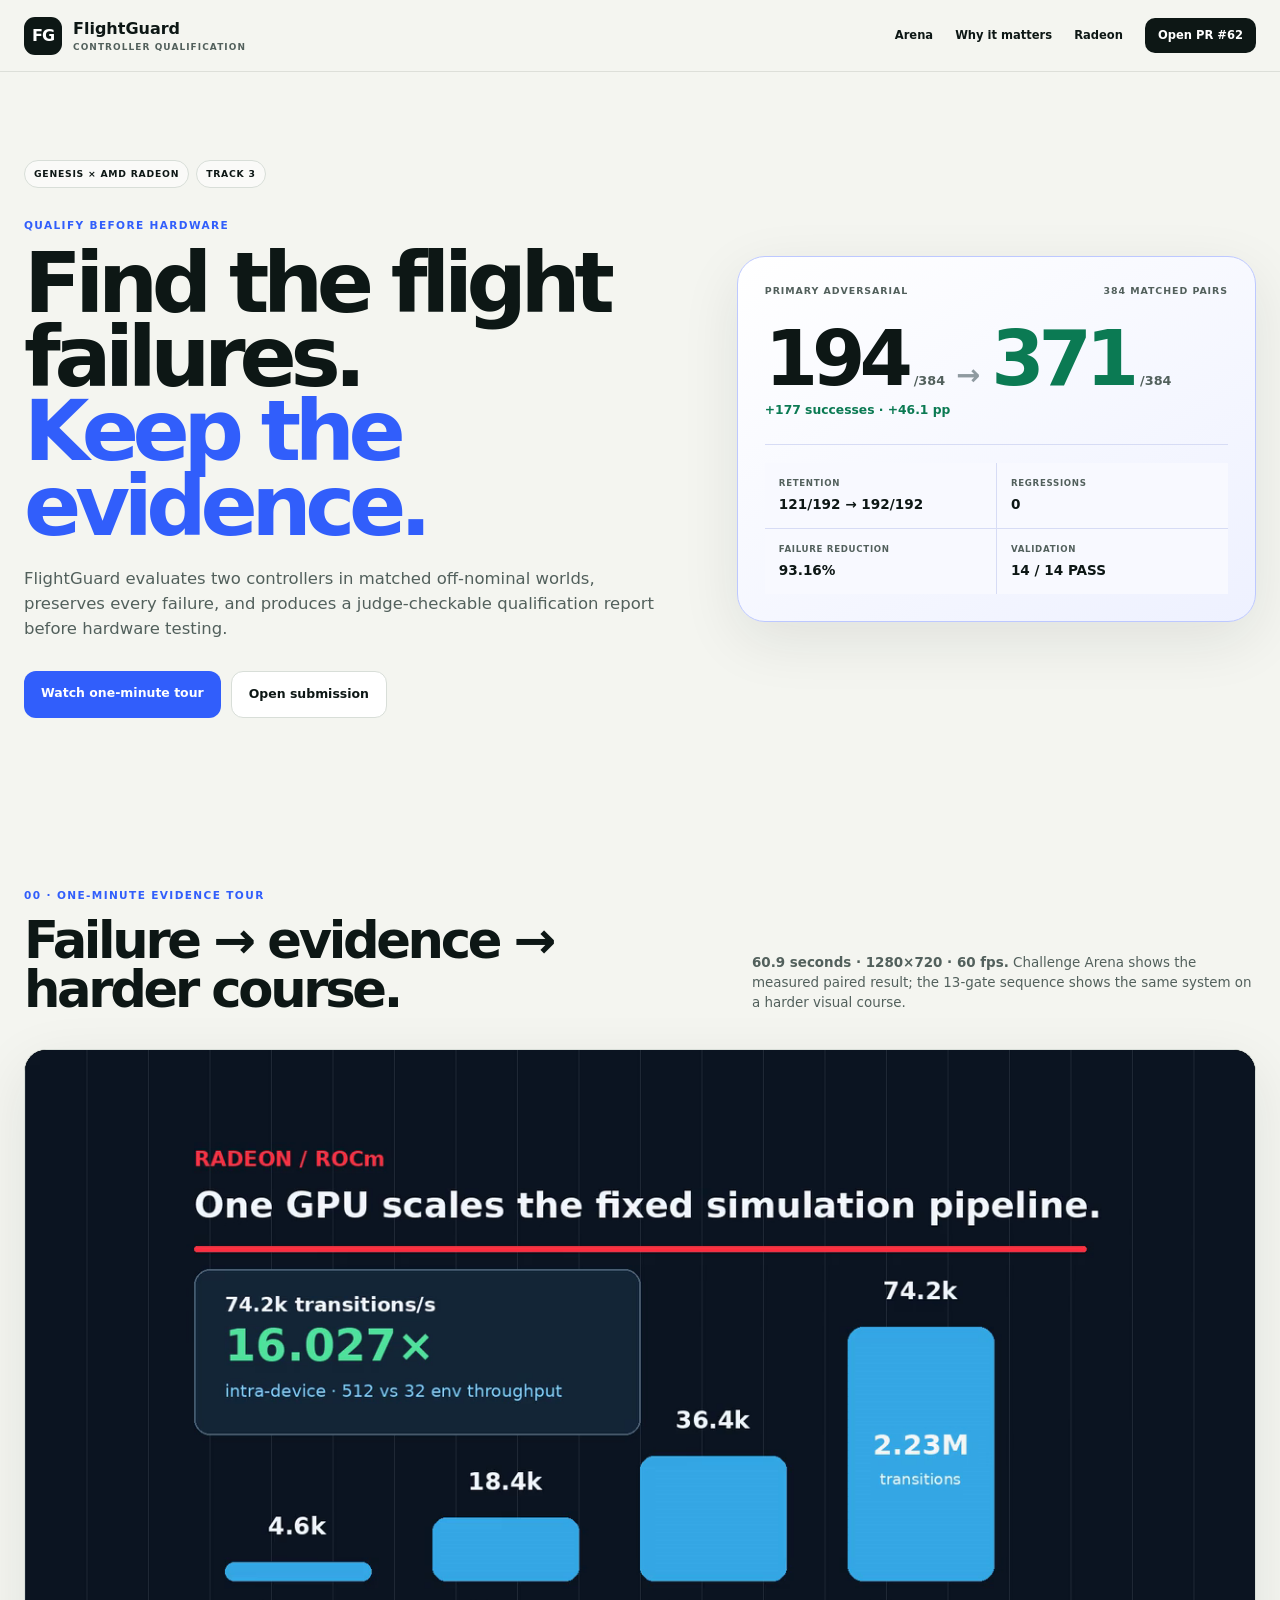
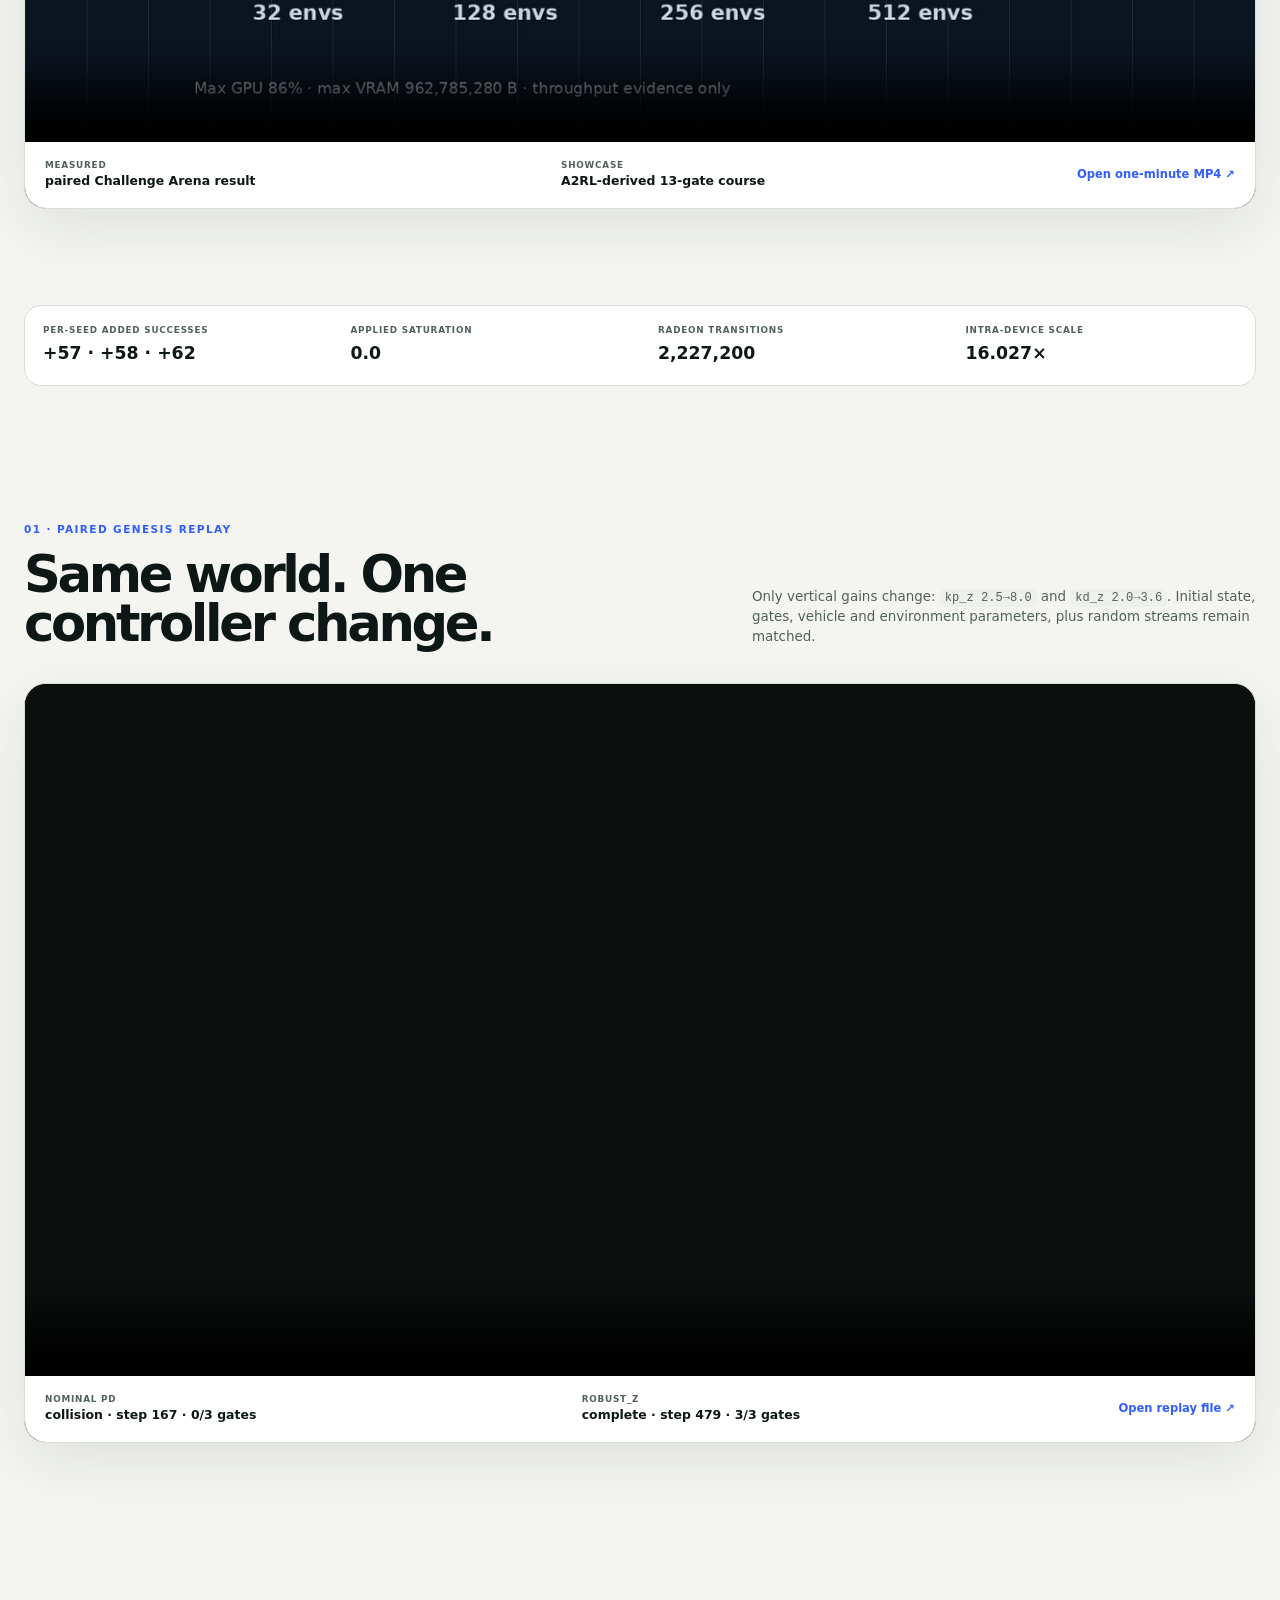
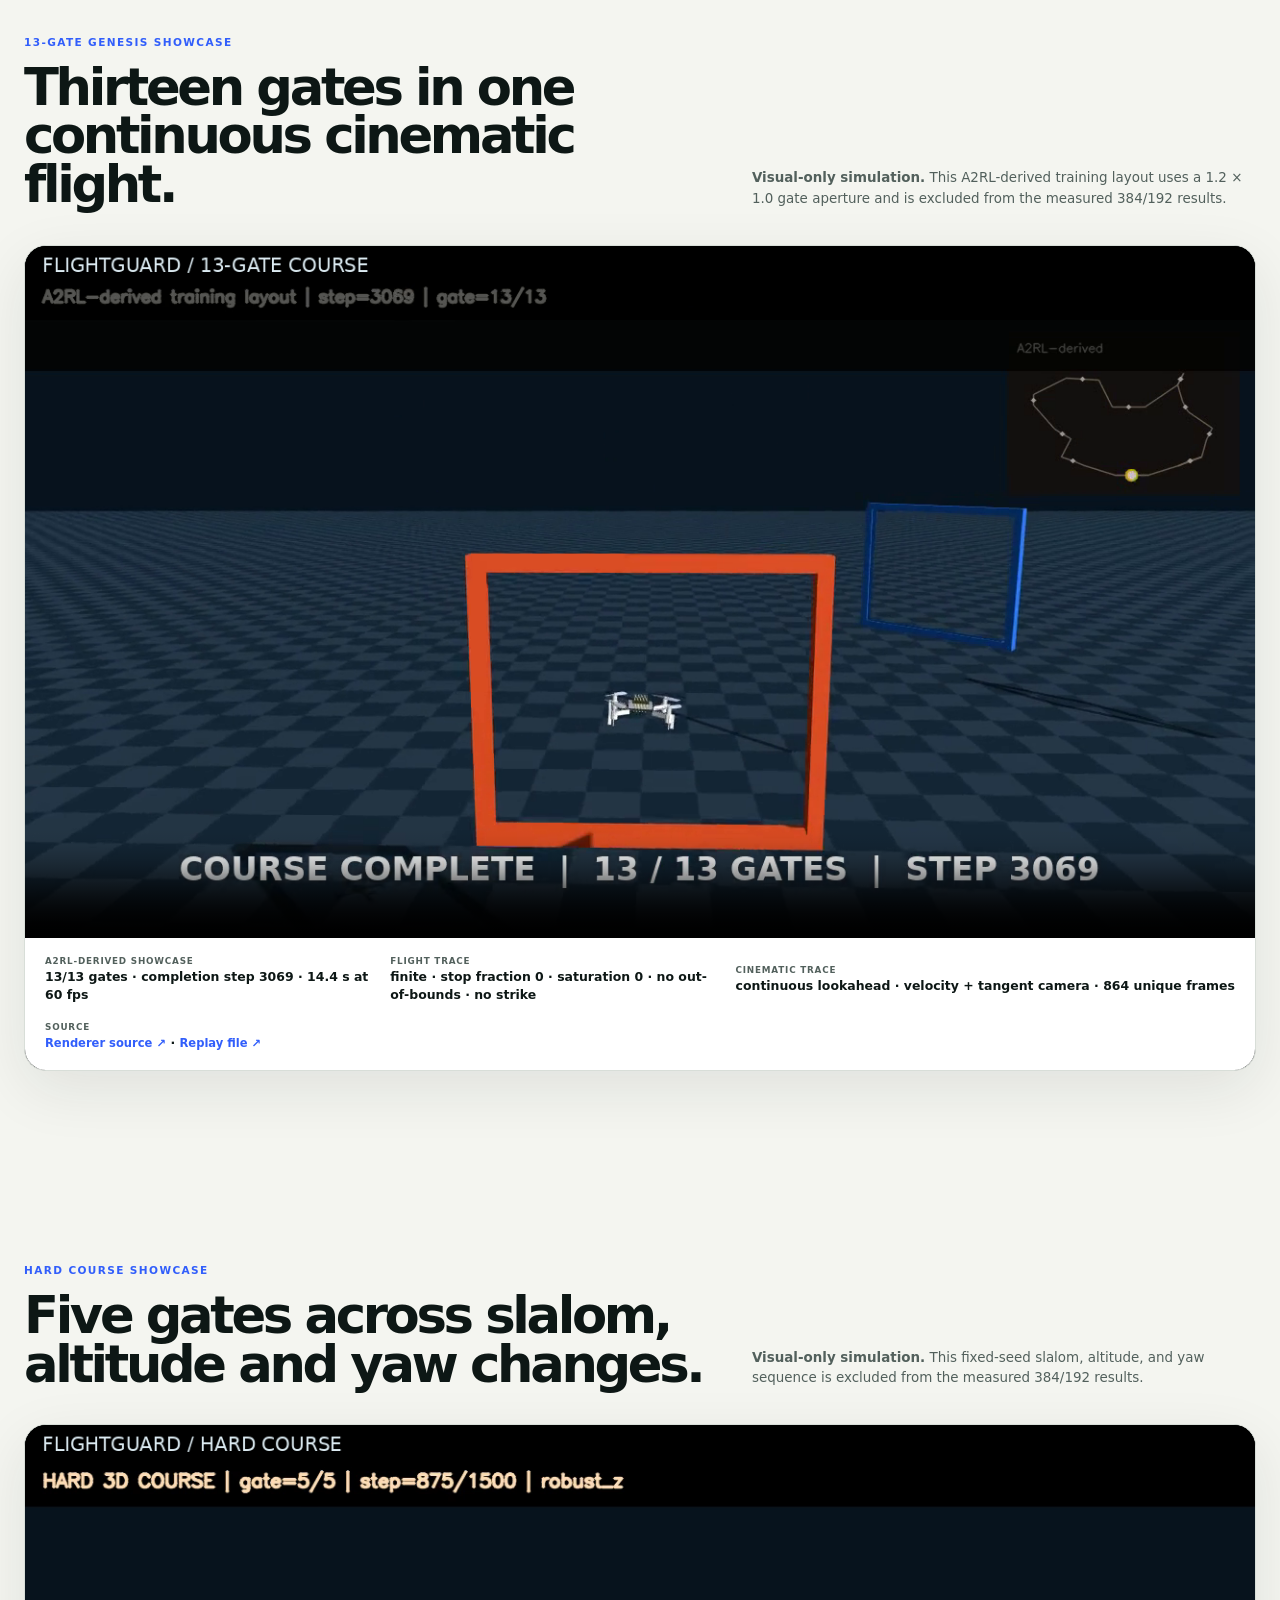
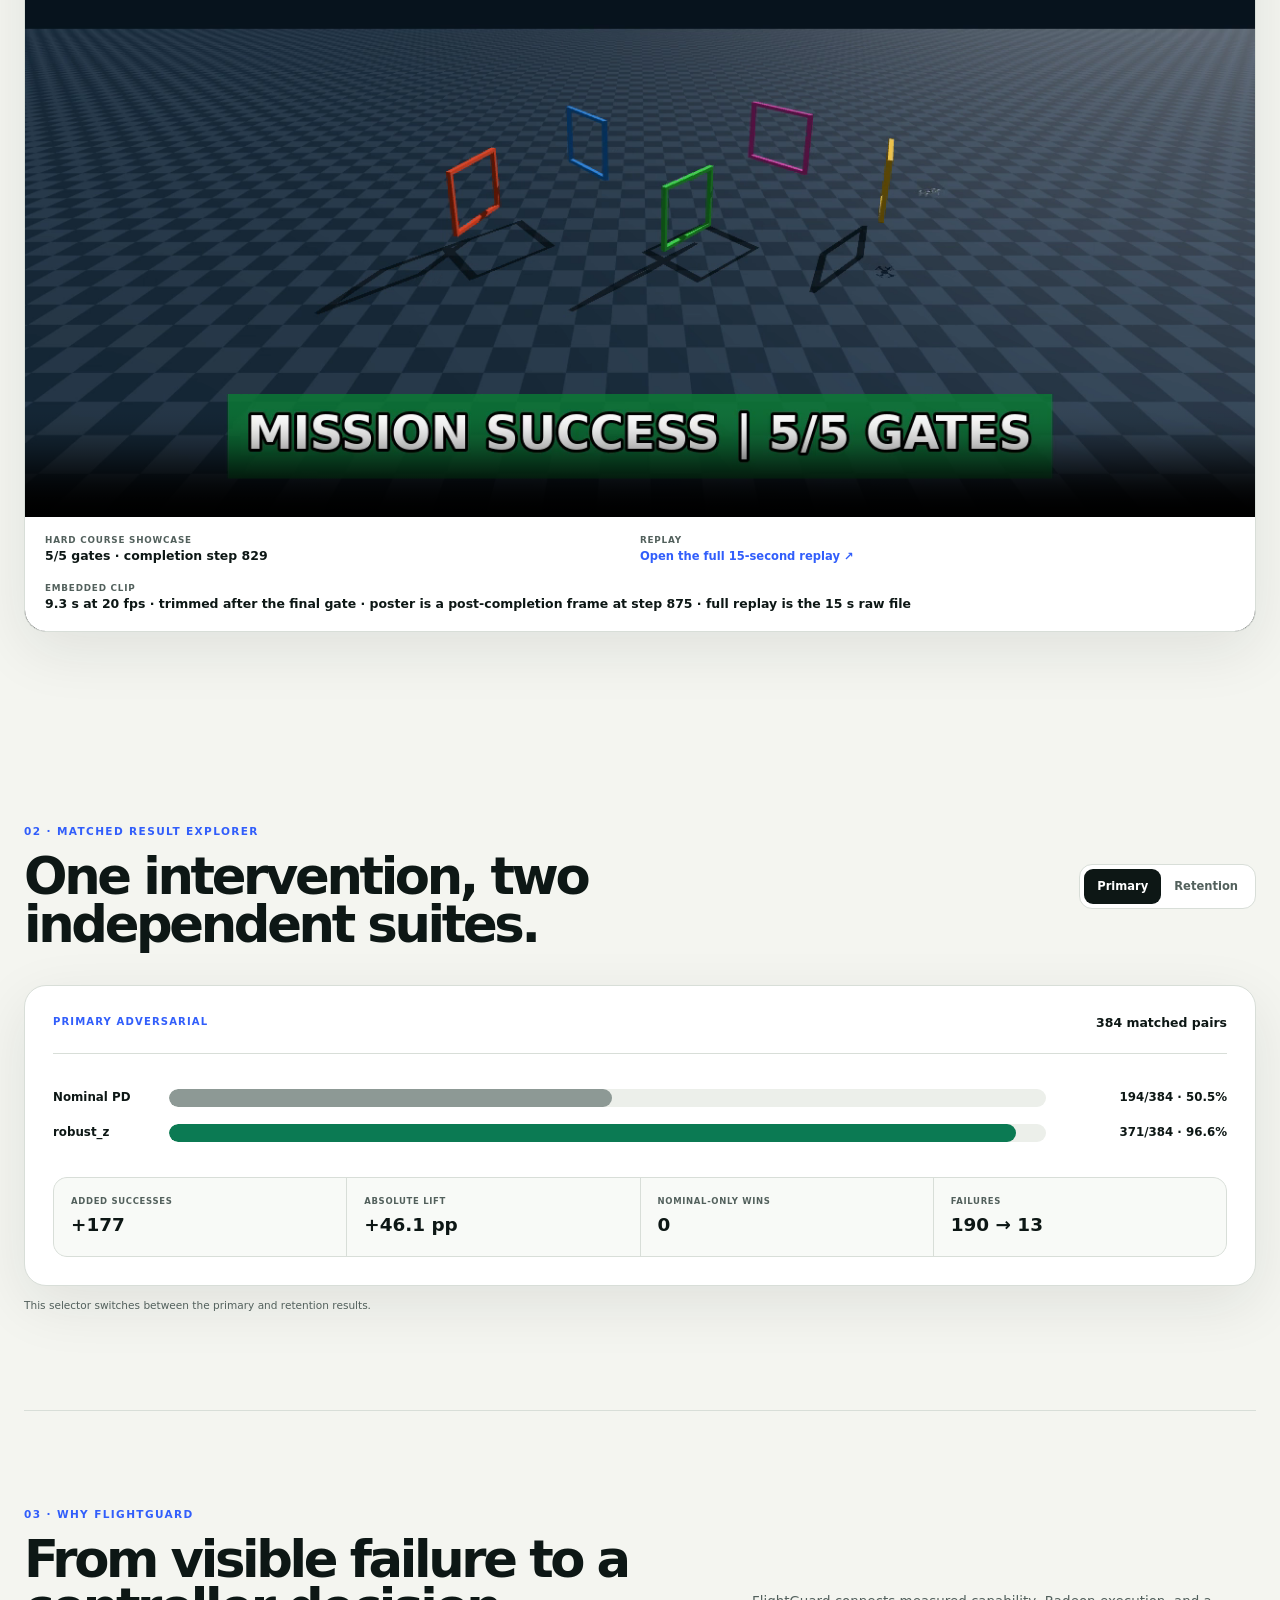
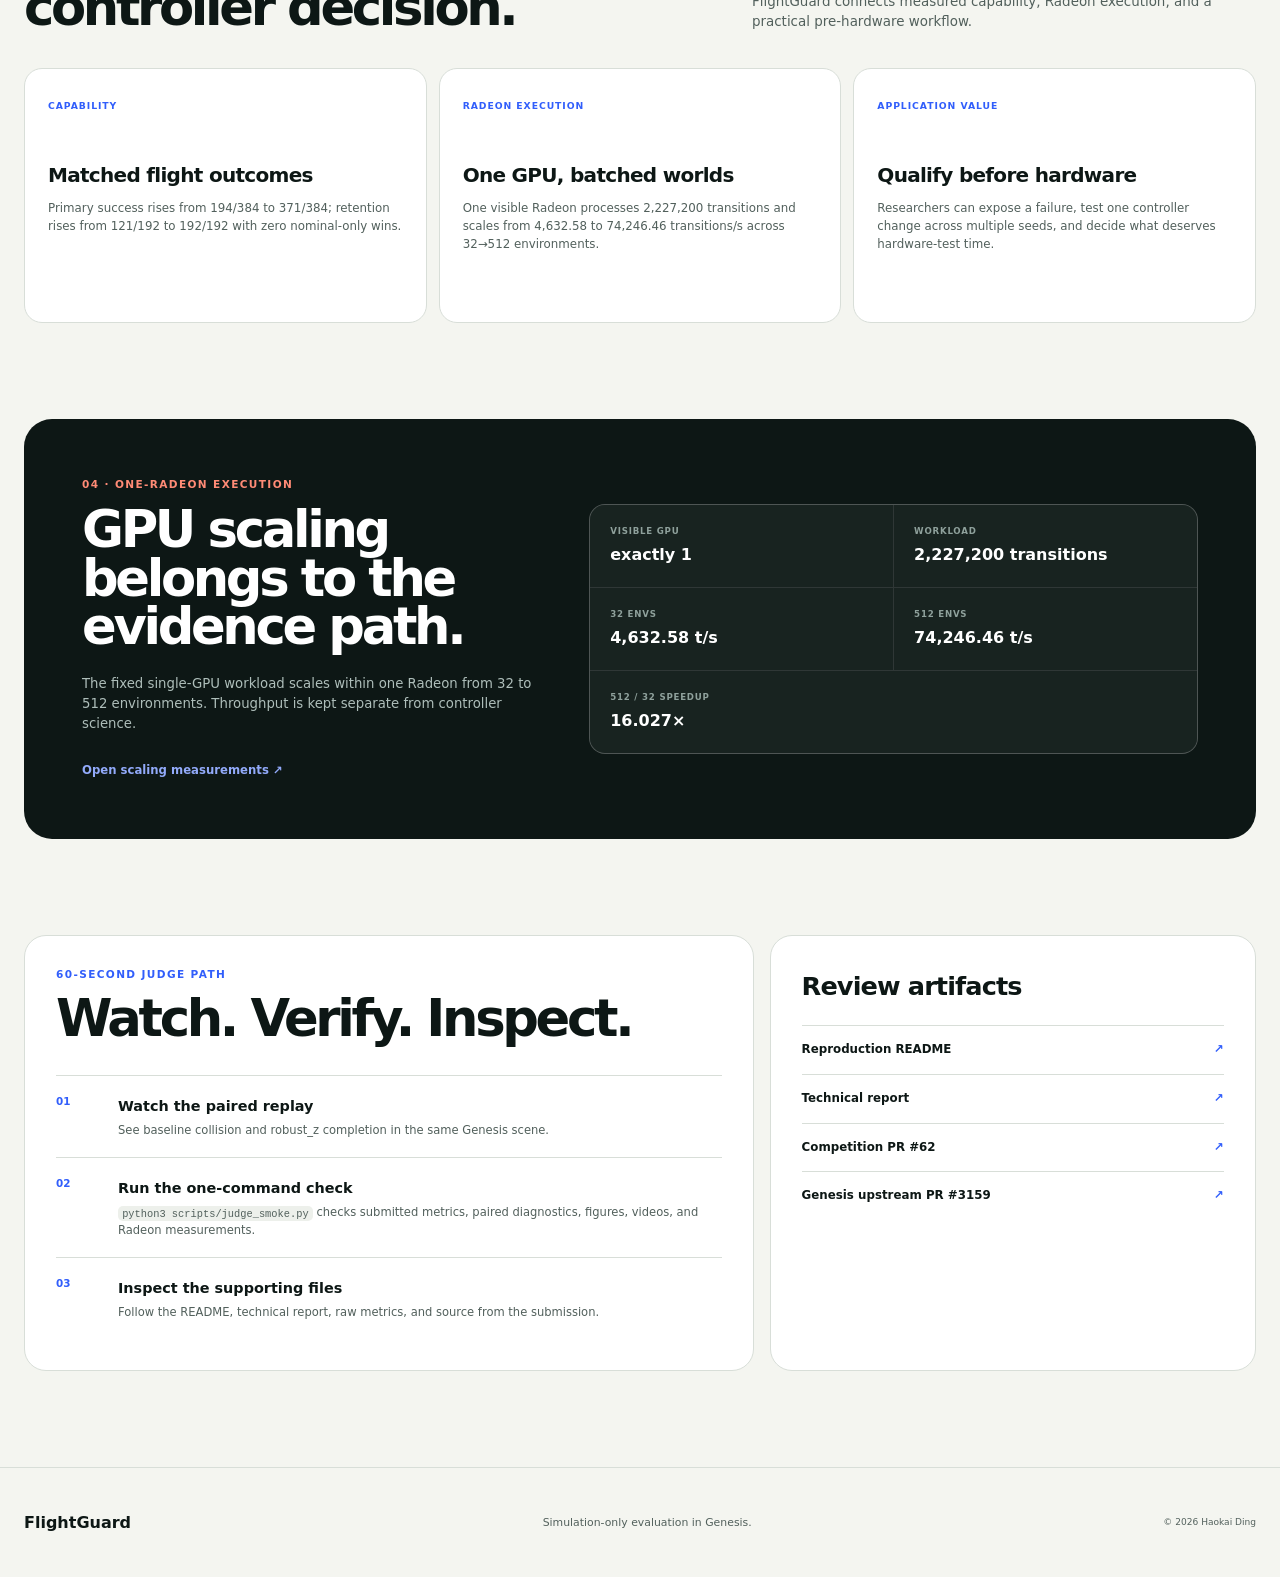
<file: index.html>
<!doctype html>
<html lang="en">
<head>
  <meta charset="utf-8">
  <meta name="viewport" content="width=device-width, initial-scale=1">
  <meta name="theme-color" content="#f4f5f0">
  <meta name="description" content="FlightGuard qualifies quadrotor controllers across matched off-nominal Genesis contexts on one AMD Radeon GPU.">
  <meta property="og:type" content="website">
  <meta property="og:url" content="https://haokaiding.github.io/Radeon-hackathon-2026-07/">
  <meta property="og:title" content="FlightGuard Challenge Arena">
  <meta property="og:description" content="194/384 to 371/384 primary successes, 121/192 to 192/192 retention, zero regressions.">
  <meta property="og:image" content="https://raw.githubusercontent.com/HaokaiDing/Radeon-hackathon-2026-07/track3-faultfork/submissions/track3-flightguard/submission/figures/challenge-arena-terminal.png">
  <meta name="twitter:card" content="summary_large_image">
  <meta property="og:image:alt" content="FlightGuard Challenge Arena terminal summary: primary successes rise from 194 of 384 to 371 of 384 on one AMD Radeon GPU.">
  <title>FlightGuard Challenge Arena</title>
  <link rel="icon" href="./favicon.svg" type="image/svg+xml">
  <link rel="stylesheet" href="./styles.css">
</head>
<body>
  <header class="topbar">
    <a class="brand" href="#top" aria-label="FlightGuard home">
      <span class="brand-mark">FG</span>
      <span><strong>FlightGuard</strong><small>CONTROLLER QUALIFICATION</small></span>
    </a>
    <nav aria-label="Primary navigation">
      <a href="#arena">Arena</a>
      <a href="#story">Why it matters</a>
      <a href="#radeon">Radeon</a>
      <a class="nav-cta" href="https://github.com/AMD-DEV-CONTEST/Radeon-hackathon-2026-07/pull/62">Open PR #62</a>
    </nav>
  </header>

  <main id="top">
    <section class="hero">
      <div class="hero-copy">
        <div class="pills">
          <span>GENESIS × AMD RADEON</span>
          <span>TRACK 3</span>
        </div>
        <p class="eyebrow">QUALIFY BEFORE HARDWARE</p>
        <h1>Find the flight failures.<br><em>Keep the evidence.</em></h1>
        <p class="lede">FlightGuard evaluates two controllers in matched off-nominal worlds, preserves every failure, and produces a judge-checkable qualification report before hardware testing.</p>
        <div class="hero-actions">
          <a class="button primary" href="#evidence-tour">Watch one-minute tour</a>
          <a class="button secondary" href="https://github.com/AMD-DEV-CONTEST/Radeon-hackathon-2026-07/pull/62">Open submission</a>
        </div>
      </div>
      <div class="hero-score" aria-label="Headline Challenge Arena results">
        <div class="score-label"><span>PRIMARY ADVERSARIAL</span><span>384 MATCHED PAIRS</span></div>
        <div class="score-line"><strong>194</strong><span>/384</span><b aria-hidden="true">→</b><strong class="good">371</strong><span>/384</span></div>
        <div class="delta">+177 successes · +46.1 pp</div>
        <div class="score-grid">
          <div><span>RETENTION</span><strong>121/192 → 192/192</strong></div>
          <div><span>REGRESSIONS</span><strong>0</strong></div>
          <div><span>FAILURE REDUCTION</span><strong>93.16%</strong></div>
          <div><span>VALIDATION</span><strong>14 / 14 PASS</strong></div>
        </div>
      </div>
    </section>

    <section class="section arena" id="evidence-tour">
      <div class="section-head">
        <div><p class="eyebrow">00 · ONE-MINUTE EVIDENCE TOUR</p><h2>Failure → evidence → harder course.</h2></div>
        <p><strong>60.9 seconds · 1280×720 · 60 fps.</strong> Challenge Arena shows the measured paired result; the 13-gate sequence shows the same system on a harder visual course.</p>
      </div>
      <div class="video-shell">
        <video controls playsinline preload="metadata" poster="./flightguard-final-narrative-v6-poster.png" aria-label="One-minute evidence tour: measured paired result, harder course, and Radeon scaling." aria-describedby="caption-tour">
          <source src="./flightguard-final-narrative-v6.mp4" type="video/mp4">
          Your browser cannot play this video. Use the MP4 link below.
        </video>
        <div class="video-caption" id="caption-tour">
          <div><span>MEASURED</span><strong>paired Challenge Arena result</strong></div>
          <div><span>SHOWCASE</span><strong>A2RL-derived 13-gate course</strong></div>
          <a href="./flightguard-final-narrative-v6.mp4">Open one-minute MP4 ↗</a>
        </div>
      </div>
    </section>

    <section class="proof-strip" aria-label="Evidence summary">
      <div><span>PER-SEED ADDED SUCCESSES</span><strong>+57 · +58 · +62</strong></div>
      <div><span>APPLIED SATURATION</span><strong>0.0</strong></div>
      <div><span>RADEON TRANSITIONS</span><strong>2,227,200</strong></div>
      <div><span>INTRA-DEVICE SCALE</span><strong>16.027×</strong></div>
    </section>

    <section class="section arena" id="arena">
      <div class="section-head">
        <div><p class="eyebrow">01 · PAIRED GENESIS REPLAY</p><h2>Same world. One controller change.</h2></div>
        <p>Only vertical gains change: <code>kp_z 2.5→8.0</code> and <code>kd_z 2.0→3.6</code>. Initial state, gates, vehicle and environment parameters, plus random streams remain matched.</p>
      </div>
      <div class="video-shell">
        <video controls preload="metadata" poster="https://raw.githubusercontent.com/HaokaiDing/Radeon-hackathon-2026-07/track3-faultfork/submissions/track3-flightguard/submission/figures/challenge-arena-terminal.png" aria-label="Paired Genesis replay: nominal PD collides at step 167 with 0 of 3 gates; robust_z completes at step 479 with 3 of 3 gates." aria-describedby="caption-replay">
          <source src="https://haokaiding.github.io/Radeon-hackathon-2026-07/flightguard-challenge-arena-v1-web.mp4" type="video/mp4">
          Your browser cannot play this video. Use the replay link below.
        </video>
        <div class="video-caption" id="caption-replay">
          <div><span>NOMINAL PD</span><strong>collision · step 167 · 0/3 gates</strong></div>
          <div><span>ROBUST_Z</span><strong>complete · step 479 · 3/3 gates</strong></div>
          <a href="https://github.com/HaokaiDing/Radeon-hackathon-2026-07/blob/track3-faultfork/submissions/track3-flightguard/submission/flightguard-challenge-arena-v1.mp4">Open replay file ↗</a>
        </div>
      </div>
    </section>

    <section class="section arena" id="a2rl-derived-showcase">
      <div class="section-head">
        <div><p class="eyebrow">13-GATE GENESIS SHOWCASE</p><h2>Thirteen gates in one continuous cinematic flight.</h2></div>
        <p><strong>Visual-only simulation.</strong> This A2RL-derived training layout uses a 1.2 × 1.0 gate aperture and is excluded from the measured 384/192 results.</p>
      </div>
      <div class="video-shell">
        <video controls preload="metadata" poster="flightguard-a2rl-course-visual-v3-cinematic-poster.png?v=polish-1" aria-label="A2RL-derived cinematic showcase: 13 of 13 gates, completion step 3069." aria-describedby="caption-a2rl">
          <source src="flightguard-a2rl-course-visual-v3-cinematic.mp4?v=polish-1" type="video/mp4">
          Your browser cannot play this video. Use the evidence links below.
        </video>
        <div class="video-caption" id="caption-a2rl">
          <div><span>A2RL-DERIVED SHOWCASE</span><strong>13/13 gates · completion step 3069 · 14.4 s at 60 fps</strong></div>
          <div><span>FLIGHT TRACE</span><strong>finite · stop fraction 0 · saturation 0 · no out-of-bounds · no strike</strong></div>
          <div><span>CINEMATIC TRACE</span><strong>continuous lookahead · velocity + tangent camera · 864 unique frames</strong></div>
          <div><span>SOURCE</span><strong><a href="https://github.com/HaokaiDing/Radeon-hackathon-2026-07/blob/track3-faultfork/submissions/track3-flightguard/scripts/render_a2rl_cinematic_course_amd.py">Renderer source ↗</a> · <a href="https://github.com/HaokaiDing/Radeon-hackathon-2026-07/blob/track3-faultfork/submissions/track3-flightguard/submission/flightguard-genesis-a2rl-course-visual-v3-cinematic.mp4">Replay file ↗</a></strong></div>
        </div>
      </div>
    </section>

    <section class="section arena" id="hard-course">
      <div class="section-head">
        <div><p class="eyebrow">HARD COURSE SHOWCASE</p><h2>Five gates across slalom, altitude and yaw changes.</h2></div>
        <p><strong>Visual-only simulation.</strong> This fixed-seed slalom, altitude, and yaw sequence is excluded from the measured 384/192 results.</p>
      </div>
      <div class="video-shell">
        <video controls preload="metadata" poster="flightguard-genesis-hard-course-visual-v1-poster.png?v=polish-1" aria-label="Hard course showcase: mission success with 5 of 5 gates at completion step 829." aria-describedby="caption-hard">
          <source src="flightguard-genesis-hard-course-visual-v1-web.mp4?v=polish-1" type="video/mp4">
          Your browser cannot play this video. Use the evidence links below.
        </video>
        <div class="video-caption" id="caption-hard">
          <div><span>HARD COURSE SHOWCASE</span><strong>5/5 gates · completion step 829</strong></div>
          <div><span>REPLAY</span><strong><a href="https://github.com/HaokaiDing/Radeon-hackathon-2026-07/blob/track3-faultfork/submissions/track3-flightguard/submission/flightguard-genesis-hard-course-visual-v1.mp4">Open the full 15-second replay ↗</a></strong></div>
          <div class="wide"><span>EMBEDDED CLIP</span><strong>9.3 s at 20 fps · trimmed after the final gate · poster is a post-completion frame at step 875 · full replay is the 15 s raw file</strong></div>
        </div>
      </div>
    </section>

    <section class="section results">
      <div class="section-head compact">
        <div><p class="eyebrow">02 · MATCHED RESULT EXPLORER</p><h2>One intervention, two independent suites.</h2></div>
        <div class="toggle" role="group" aria-label="Choose result lane">
          <button class="is-active" type="button" data-lane="primary">Primary</button>
          <button type="button" data-lane="retention">Retention</button>
        </div>
      </div>
      <div class="result-panel" aria-live="polite">
        <div class="result-title"><span id="lane-name">PRIMARY ADVERSARIAL</span><strong id="lane-contexts">384 matched pairs</strong></div>
        <div class="bar-group">
          <div class="bar-row"><span>Nominal PD</span><div class="bar"><i id="baseline-bar" style="width:50.5%"></i></div><strong id="baseline-value">194/384 · 50.5%</strong></div>
          <div class="bar-row candidate"><span>robust_z</span><div class="bar"><i id="candidate-bar" style="width:96.6%"></i></div><strong id="candidate-value">371/384 · 96.6%</strong></div>
        </div>
        <div class="result-facts">
          <div><span>ADDED SUCCESSES</span><strong id="added-value">+177</strong></div>
          <div><span>ABSOLUTE LIFT</span><strong id="lift-value">+46.1 pp</strong></div>
          <div><span>NOMINAL-ONLY WINS</span><strong id="regression-value">0</strong></div>
          <div><span>FAILURES</span><strong id="failure-value">190 → 13</strong></div>
        </div>
      </div>
      <p class="method-note">This selector switches between the primary and retention results.</p>
    </section>

    <section class="section story" id="story">
      <div class="section-head">
        <div><p class="eyebrow">03 · WHY FLIGHTGUARD</p><h2>From visible failure to a controller decision.</h2></div>
        <p>FlightGuard connects measured capability, Radeon execution, and a practical pre-hardware workflow.</p>
      </div>
      <div class="story-grid">
        <article><span>CAPABILITY</span><h3>Matched flight outcomes</h3><p>Primary success rises from 194/384 to 371/384; retention rises from 121/192 to 192/192 with zero nominal-only wins.</p></article>
        <article><span>RADEON EXECUTION</span><h3>One GPU, batched worlds</h3><p>One visible Radeon processes 2,227,200 transitions and scales from 4,632.58 to 74,246.46 transitions/s across 32→512 environments.</p></article>
        <article><span>APPLICATION VALUE</span><h3>Qualify before hardware</h3><p>Researchers can expose a failure, test one controller change across multiple seeds, and decide what deserves hardware-test time.</p></article>
      </div>
    </section>

    <section class="section radeon" id="radeon">
      <div class="radeon-copy">
        <p class="eyebrow">04 · ONE-RADEON EXECUTION</p>
        <h2>GPU scaling belongs to the evidence path.</h2>
        <p>The fixed single-GPU workload scales within one Radeon from 32 to 512 environments. Throughput is kept separate from controller science.</p>
        <a class="text-link" href="https://github.com/HaokaiDing/Radeon-hackathon-2026-07/blob/track3-faultfork/submissions/track3-flightguard/submission/evidence/radeon-formal-scaling.json">Open scaling measurements ↗</a>
      </div>
      <div class="radeon-grid">
        <div><span>VISIBLE GPU</span><strong>exactly 1</strong></div>
        <div><span>WORKLOAD</span><strong>2,227,200 transitions</strong></div>
        <div><span>32 ENVS</span><strong>4,632.58 t/s</strong></div>
        <div><span>512 ENVS</span><strong>74,246.46 t/s</strong></div>
        <div class="wide"><span>512 / 32 SPEEDUP</span><strong>16.027×</strong></div>
      </div>
    </section>

    <section class="section judge">
      <div class="judge-card">
        <p class="eyebrow">60-SECOND JUDGE PATH</p>
        <h2>Watch. Verify. Inspect.</h2>
        <ol>
          <li><span>01</span><div><strong>Watch the paired replay</strong><p>See baseline collision and robust_z completion in the same Genesis scene.</p></div></li>
          <li><span>02</span><div><strong>Run the one-command check</strong><p><code>python3 scripts/judge_smoke.py</code> checks submitted metrics, paired diagnostics, figures, videos, and Radeon measurements.</p></div></li>
          <li><span>03</span><div><strong>Inspect the supporting files</strong><p>Follow the README, technical report, raw metrics, and source from the submission.</p></div></li>
        </ol>
      </div>
      <div class="links-card">
        <h3>Review artifacts</h3>
        <a href="https://github.com/HaokaiDing/Radeon-hackathon-2026-07/blob/track3-faultfork/submissions/track3-flightguard/README.md"><span>Reproduction README</span><b>↗</b></a>
        <a href="https://github.com/HaokaiDing/Radeon-hackathon-2026-07/blob/track3-faultfork/submissions/track3-flightguard/docs/technical-report.md"><span>Technical report</span><b>↗</b></a>
        <a href="https://github.com/AMD-DEV-CONTEST/Radeon-hackathon-2026-07/pull/62"><span>Competition PR #62</span><b>↗</b></a>
        <a href="https://github.com/Genesis-Embodied-AI/genesis-world/pull/3159"><span>Genesis upstream PR #3159</span><b>↗</b></a>
      </div>
    </section>

  </main>

  <footer><strong>FlightGuard</strong><span>Simulation-only evaluation in Genesis.</span><small>© <span id="year">2026</span> Haokai Ding</small></footer>
  <script src="./app.js"></script>
</body>
</html>
</file>
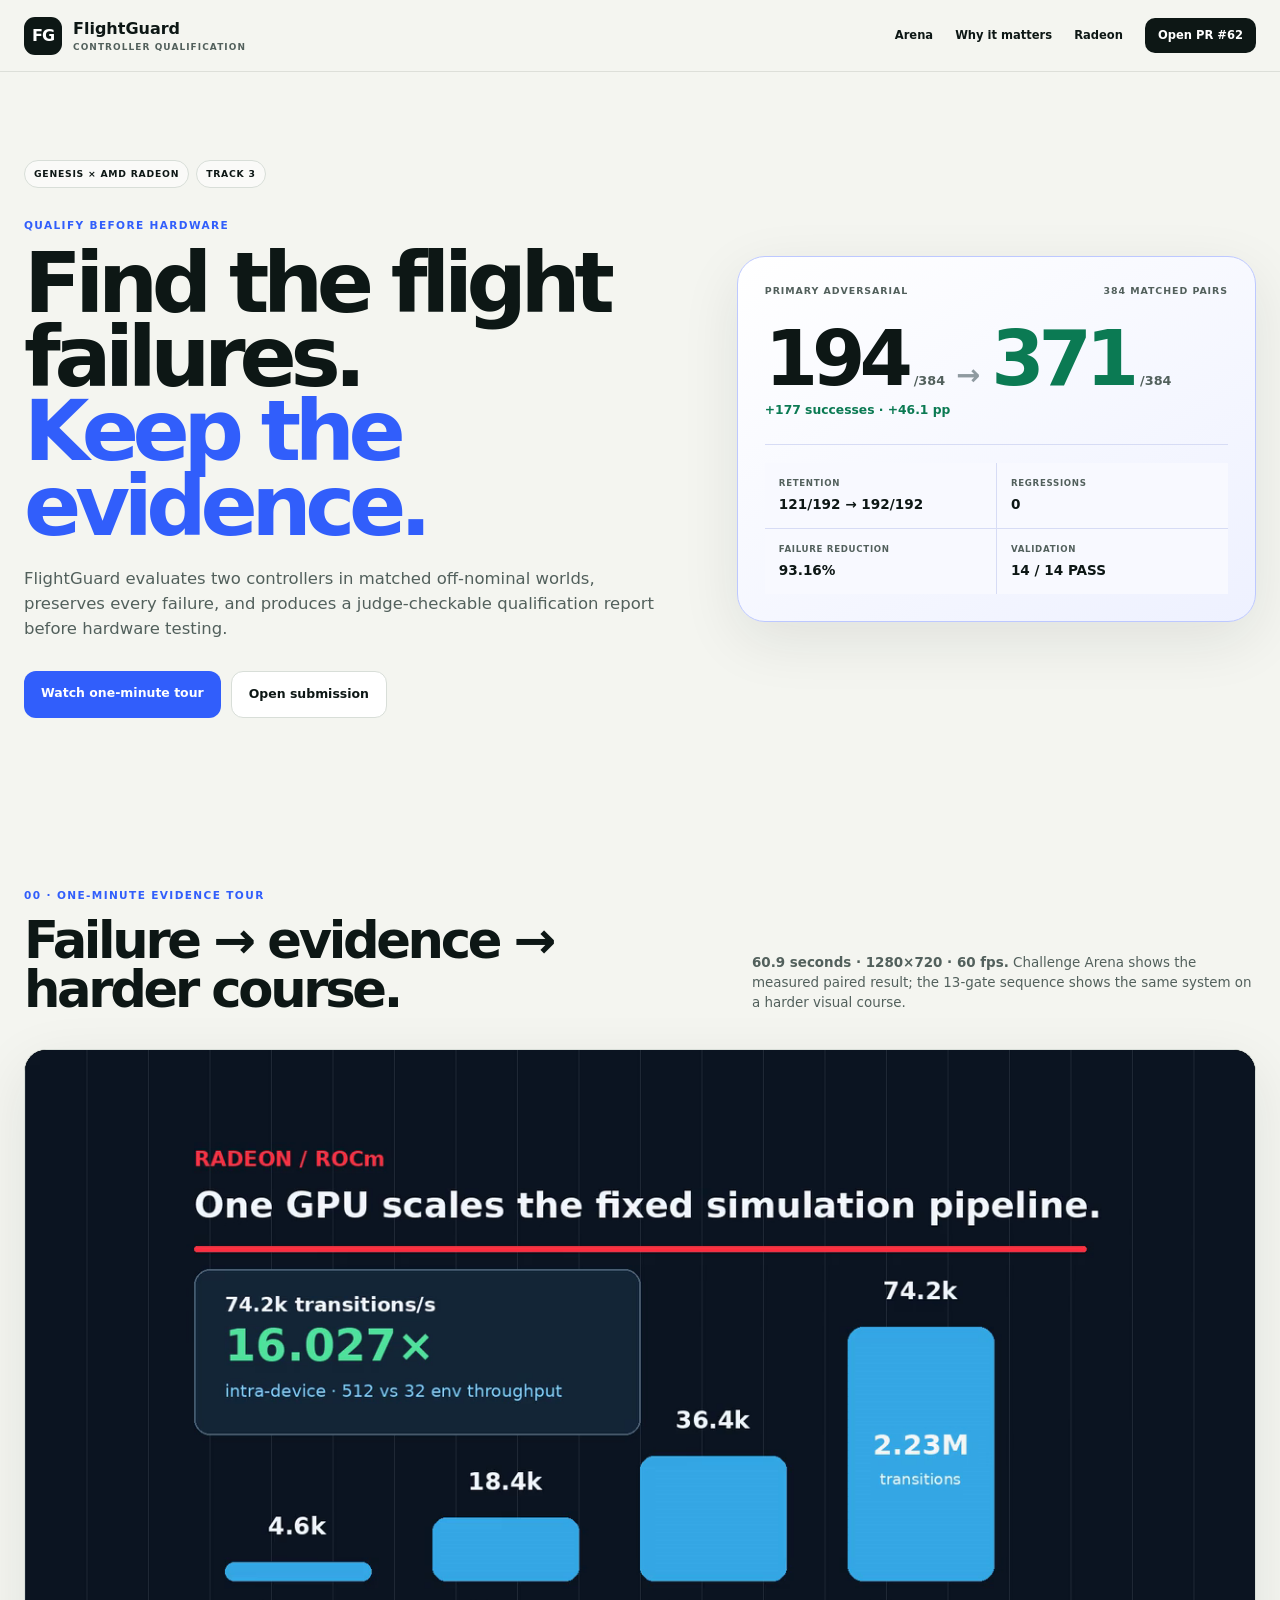
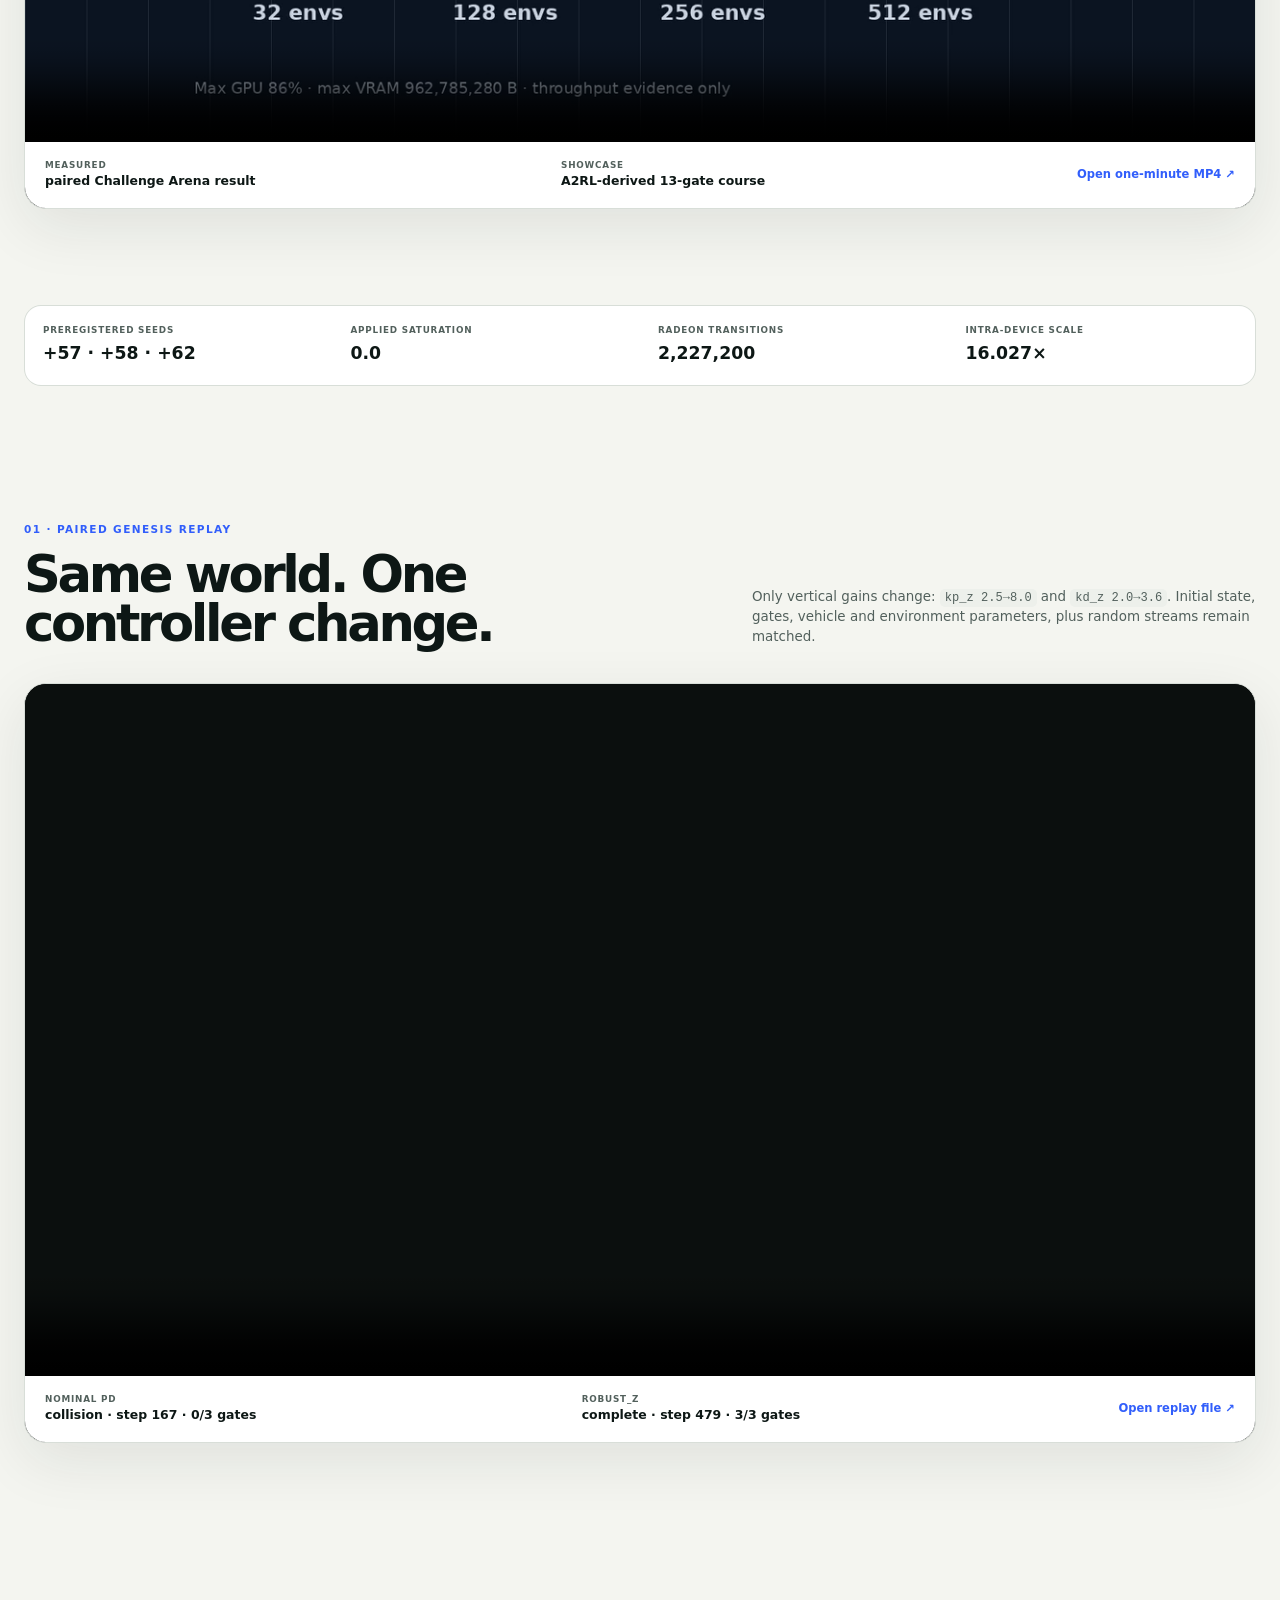
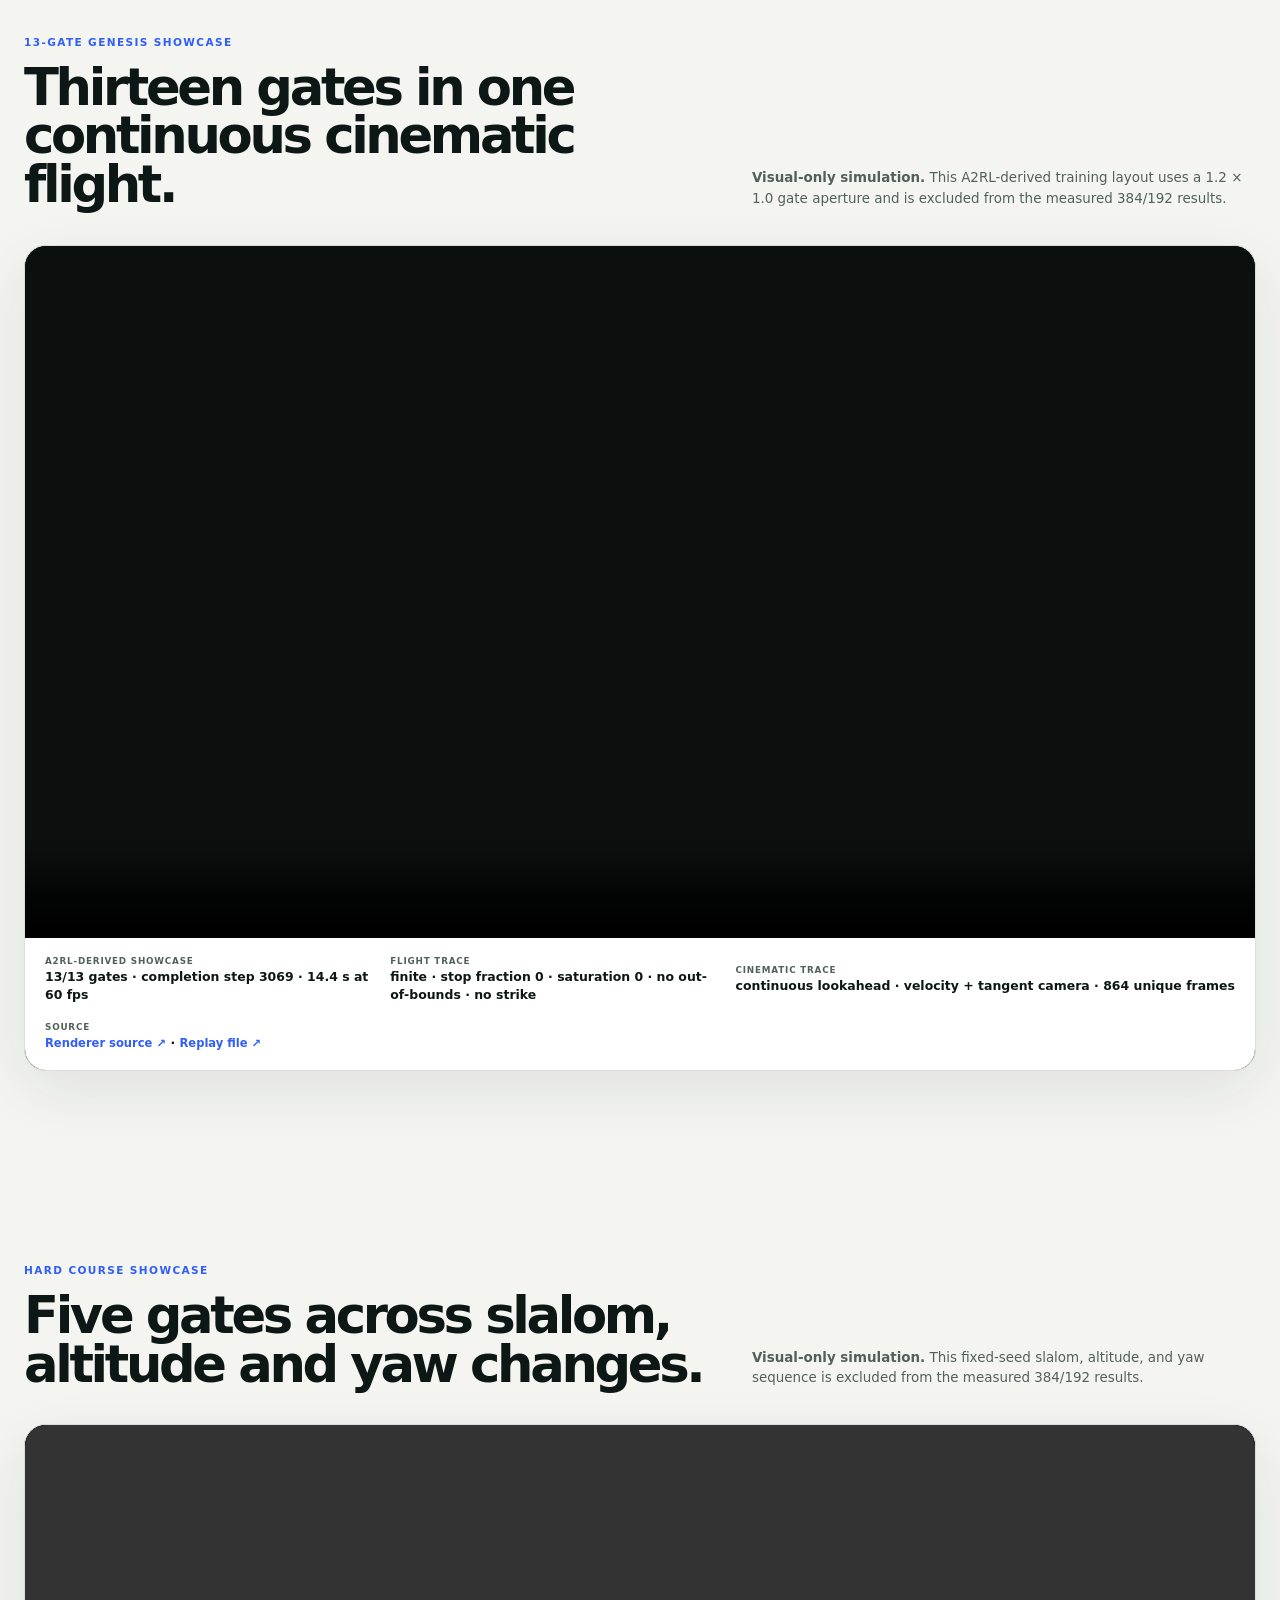
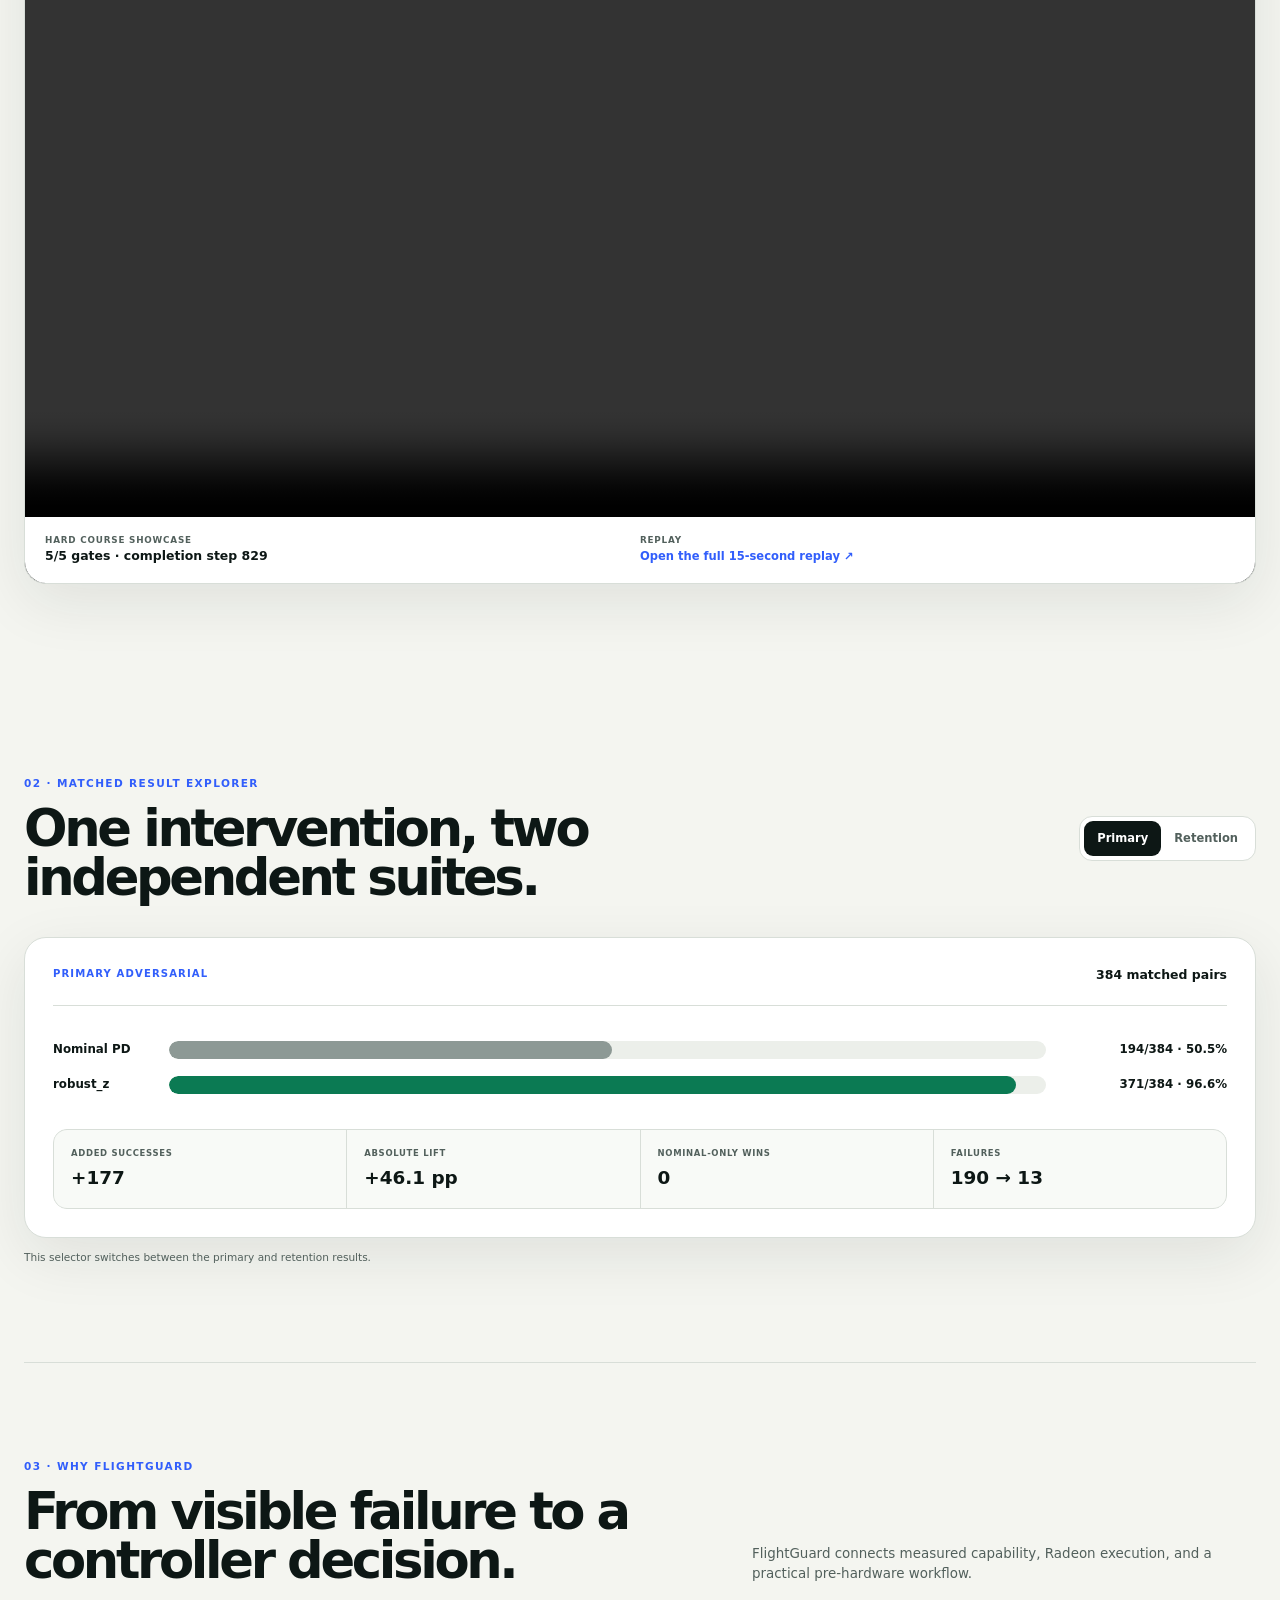
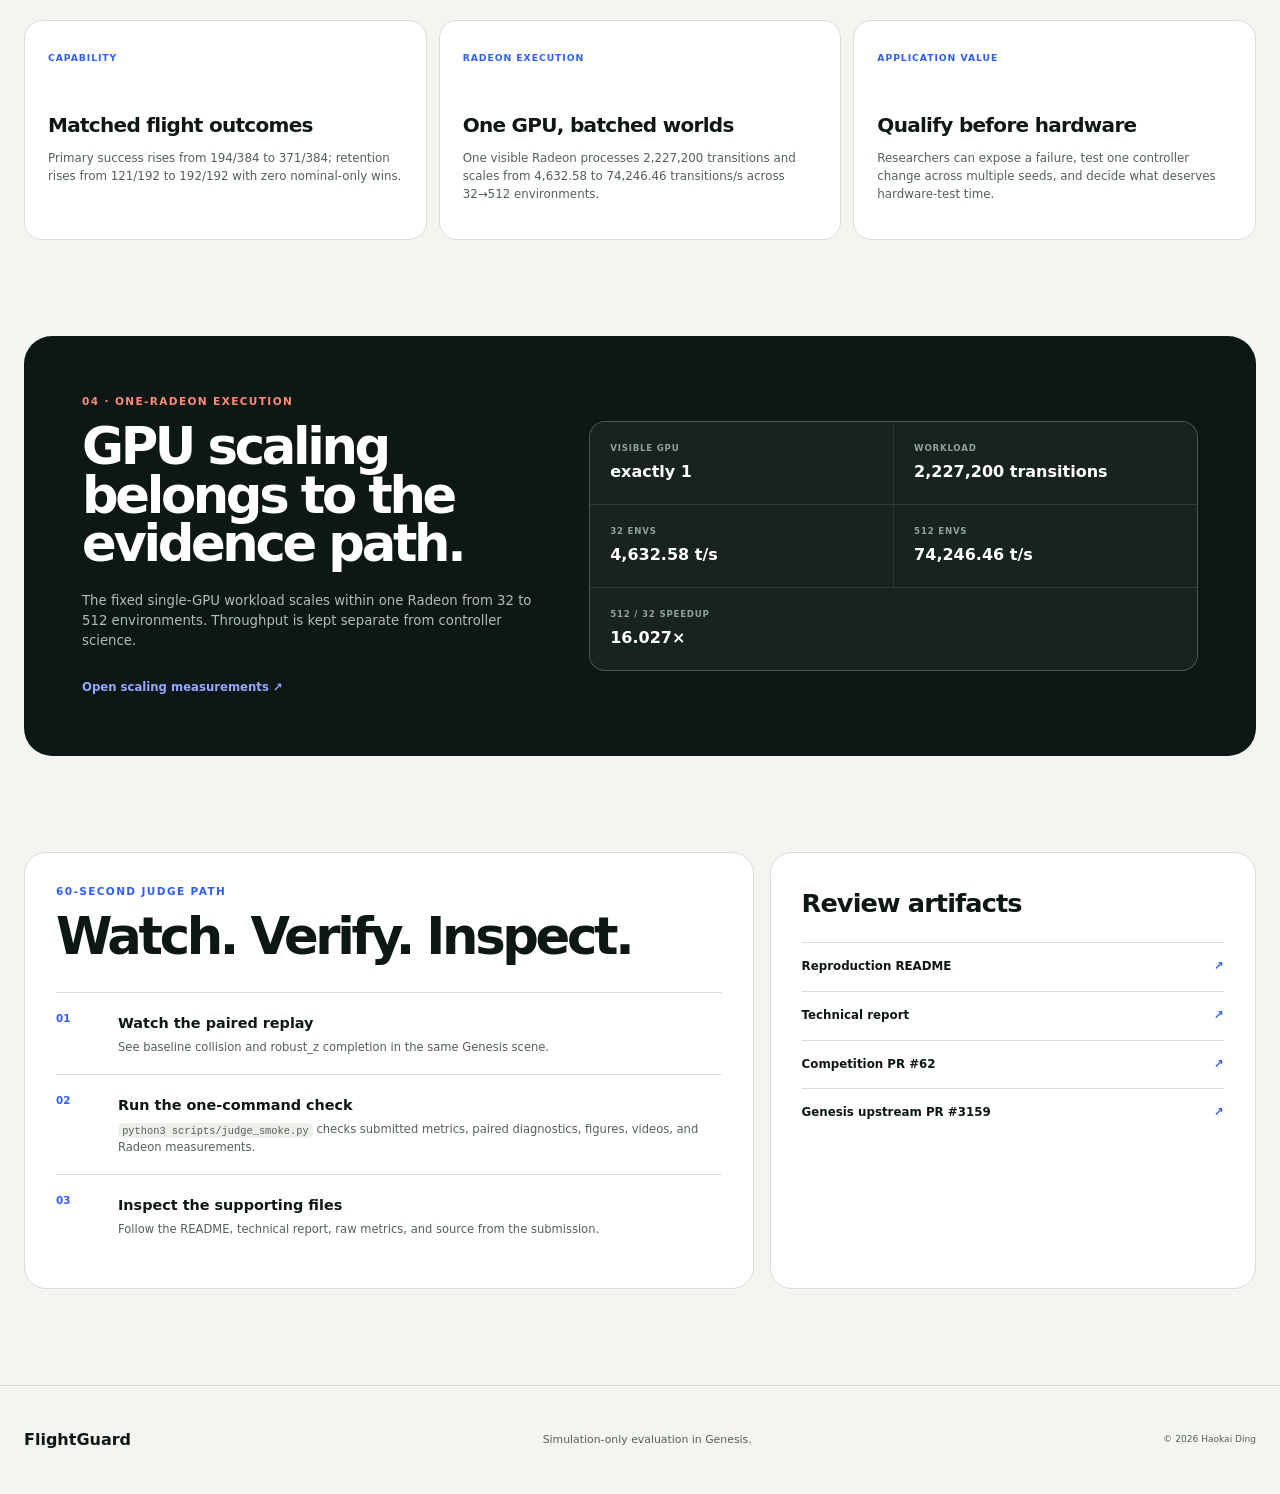
<file: submissions/track3-flightguard/demo/faultfork/index.html>
<!doctype html>
<html lang="en">
<head>
  <meta charset="utf-8">
  <meta name="viewport" content="width=device-width, initial-scale=1">
  <meta name="description" content="FlightGuard qualifies quadrotor controllers across matched off-nominal Genesis contexts on one AMD Radeon GPU.">
  <meta property="og:title" content="FlightGuard Challenge Arena">
  <meta property="og:description" content="194/384 to 371/384 primary successes, 121/192 to 192/192 retention, zero regressions.">
  <meta property="og:image" content="https://raw.githubusercontent.com/HaokaiDing/Radeon-hackathon-2026-07/track3-faultfork/submissions/track3-flightguard/submission/figures/challenge-arena-terminal.png">
  <title>FlightGuard Challenge Arena</title>
  <link rel="stylesheet" href="./styles.css">
  <style>
    .story{border-top:1px solid var(--line)}
    .story-grid{display:grid;grid-template-columns:repeat(3,1fr);gap:12px}
    .story-grid article{min-height:220px;padding:23px;border:1px solid var(--line);border-radius:18px;background:#fff}
    .story-grid span{color:var(--blue);font-size:.58rem;font-weight:900;letter-spacing:.1em}
    .story-grid h3{margin:42px 0 10px;font-size:1.25rem}
    .story-grid p{color:var(--muted);font-size:.74rem}
    @media(max-width:980px){.story-grid{grid-template-columns:1fr}}
  </style>
</head>
<body>
  <header class="topbar">
    <a class="brand" href="#top" aria-label="FlightGuard home">
      <span class="brand-mark">FG</span>
      <span><strong>FlightGuard</strong><small>CONTROLLER QUALIFICATION</small></span>
    </a>
    <nav aria-label="Primary navigation">
      <a href="#arena">Arena</a>
      <a href="#story">Why it matters</a>
      <a href="#radeon">Radeon</a>
      <a class="nav-cta" href="https://github.com/AMD-DEV-CONTEST/Radeon-hackathon-2026-07/pull/62">Open PR #62</a>
    </nav>
  </header>

  <main id="top">
    <section class="hero">
      <div class="hero-copy">
        <div class="pills">
          <span>GENESIS × AMD RADEON</span>
          <span>TRACK 3</span>
        </div>
        <p class="eyebrow">QUALIFY BEFORE HARDWARE</p>
        <h1>Find the flight failures.<br><em>Keep the evidence.</em></h1>
        <p class="lede">FlightGuard evaluates two controllers in matched off-nominal worlds, preserves every failure, and produces a judge-checkable qualification report before hardware testing.</p>
        <div class="hero-actions">
          <a class="button primary" href="#evidence-tour">Watch one-minute tour</a>
          <a class="button secondary" href="https://github.com/AMD-DEV-CONTEST/Radeon-hackathon-2026-07/pull/62">Open submission</a>
        </div>
      </div>
      <div class="hero-score" aria-label="Headline Challenge Arena results">
        <div class="score-label"><span>PRIMARY ADVERSARIAL</span><span>384 MATCHED PAIRS</span></div>
        <div class="score-line"><strong>194</strong><span>/384</span><b aria-hidden="true">→</b><strong class="good">371</strong><span>/384</span></div>
        <div class="delta">+177 successes · +46.1 pp</div>
        <div class="score-grid">
          <div><span>RETENTION</span><strong>121/192 → 192/192</strong></div>
          <div><span>REGRESSIONS</span><strong>0</strong></div>
          <div><span>FAILURE REDUCTION</span><strong>93.16%</strong></div>
          <div><span>VALIDATION</span><strong>14 / 14 PASS</strong></div>
        </div>
      </div>
    </section>

    <section class="section arena" id="evidence-tour">
      <div class="section-head">
        <div><p class="eyebrow">00 · ONE-MINUTE EVIDENCE TOUR</p><h2>Failure → evidence → harder course.</h2></div>
        <p><strong>60.9 seconds · 1280×720 · 60 fps.</strong> Challenge Arena shows the measured paired result; the 13-gate sequence shows the same system on a harder visual course.</p>
      </div>
      <div class="video-shell">
        <video controls playsinline preload="metadata" poster="https://haokaiding.github.io/Radeon-hackathon-2026-07/flightguard-final-narrative-v6-poster.png">
          <source src="https://haokaiding.github.io/Radeon-hackathon-2026-07/flightguard-final-narrative-v6.mp4" type="video/mp4">
          Your browser cannot play this video. Use the MP4 link below.
        </video>
        <div class="video-caption">
          <div><span>MEASURED</span><strong>paired Challenge Arena result</strong></div>
          <div><span>SHOWCASE</span><strong>A2RL-derived 13-gate course</strong></div>
          <a href="../../submission/flightguard-final-narrative-v6.mp4">Open one-minute MP4 ↗</a>
        </div>
      </div>
    </section>

    <section class="proof-strip" aria-label="Evidence summary">
      <div><span>PREREGISTERED SEEDS</span><strong>+57 · +58 · +62</strong></div>
      <div><span>APPLIED SATURATION</span><strong>0.0</strong></div>
      <div><span>RADEON TRANSITIONS</span><strong>2,227,200</strong></div>
      <div><span>INTRA-DEVICE SCALE</span><strong>16.027×</strong></div>
    </section>

    <section class="section arena" id="arena">
      <div class="section-head">
        <div><p class="eyebrow">01 · PAIRED GENESIS REPLAY</p><h2>Same world. One controller change.</h2></div>
        <p>Only vertical gains change: <code>kp_z 2.5→8.0</code> and <code>kd_z 2.0→3.6</code>. Initial state, gates, vehicle and environment parameters, plus random streams remain matched.</p>
      </div>
      <div class="video-shell">
        <video controls preload="metadata" poster="https://raw.githubusercontent.com/HaokaiDing/Radeon-hackathon-2026-07/track3-faultfork/submissions/track3-flightguard/submission/figures/challenge-arena-terminal.png">
          <source src="https://haokaiding.github.io/Radeon-hackathon-2026-07/flightguard-challenge-arena-v1-web.mp4" type="video/mp4">
          Your browser cannot play this video. Use the replay link below.
        </video>
        <div class="video-caption">
          <div><span>NOMINAL PD</span><strong>collision · step 167 · 0/3 gates</strong></div>
          <div><span>ROBUST_Z</span><strong>complete · step 479 · 3/3 gates</strong></div>
          <a href="https://github.com/HaokaiDing/Radeon-hackathon-2026-07/blob/track3-faultfork/submissions/track3-flightguard/submission/flightguard-challenge-arena-v1.mp4">Open replay file ↗</a>
        </div>
      </div>
    </section>

    <section class="section arena" id="a2rl-derived-showcase">
      <div class="section-head">
        <div><p class="eyebrow">13-GATE GENESIS SHOWCASE</p><h2>Thirteen gates in one continuous cinematic flight.</h2></div>
        <p><strong>Visual-only simulation.</strong> This A2RL-derived training layout uses a 1.2 × 1.0 gate aperture and is excluded from the measured 384/192 results.</p>
      </div>
      <div class="video-shell">
        <video controls preload="metadata" poster="https://raw.githubusercontent.com/HaokaiDing/Radeon-hackathon-2026-07/track3-faultfork/submissions/track3-flightguard/submission/flightguard-genesis-a2rl-course-visual-v3-cinematic-poster.png?v=polish-1">
          <source src="https://haokaiding.github.io/Radeon-hackathon-2026-07/flightguard-a2rl-course-visual-v3-cinematic.mp4?v=polish-1" type="video/mp4">
          Your browser cannot play this video. Use the evidence links below.
        </video>
        <div class="video-caption">
          <div><span>A2RL-DERIVED SHOWCASE</span><strong>13/13 gates · completion step 3069 · 14.4 s at 60 fps</strong></div>
          <div><span>FLIGHT TRACE</span><strong>finite · stop fraction 0 · saturation 0 · no out-of-bounds · no strike</strong></div>
          <div><span>CINEMATIC TRACE</span><strong>continuous lookahead · velocity + tangent camera · 864 unique frames</strong></div>
          <div><span>SOURCE</span><strong><a href="https://github.com/HaokaiDing/Radeon-hackathon-2026-07/blob/track3-faultfork/submissions/track3-flightguard/scripts/render_a2rl_cinematic_course_amd.py">Renderer source ↗</a> · <a href="https://github.com/HaokaiDing/Radeon-hackathon-2026-07/blob/track3-faultfork/submissions/track3-flightguard/submission/flightguard-genesis-a2rl-course-visual-v3-cinematic.mp4">Replay file ↗</a></strong></div>
        </div>
      </div>
    </section>

    <section class="section arena" id="hard-course">
      <div class="section-head">
        <div><p class="eyebrow">HARD COURSE SHOWCASE</p><h2>Five gates across slalom, altitude and yaw changes.</h2></div>
        <p><strong>Visual-only simulation.</strong> This fixed-seed slalom, altitude, and yaw sequence is excluded from the measured 384/192 results.</p>
      </div>
      <div class="video-shell">
        <video controls preload="metadata">
          <source src="https://haokaiding.github.io/Radeon-hackathon-2026-07/flightguard-genesis-hard-course-visual-v1-web.mp4?v=polish-1" type="video/mp4">
          Your browser cannot play this video. Use the evidence links below.
        </video>
        <div class="video-caption">
          <div><span>HARD COURSE SHOWCASE</span><strong>5/5 gates · completion step 829</strong></div>
          <div><span>REPLAY</span><strong><a href="https://github.com/HaokaiDing/Radeon-hackathon-2026-07/blob/track3-faultfork/submissions/track3-flightguard/submission/flightguard-genesis-hard-course-visual-v1.mp4">Open the full 15-second replay ↗</a></strong></div>
        </div>
      </div>
    </section>

    <section class="section results">
      <div class="section-head compact">
        <div><p class="eyebrow">02 · MATCHED RESULT EXPLORER</p><h2>One intervention, two independent suites.</h2></div>
        <div class="toggle" role="group" aria-label="Choose result lane">
          <button class="is-active" type="button" data-lane="primary">Primary</button>
          <button type="button" data-lane="retention">Retention</button>
        </div>
      </div>
      <div class="result-panel" aria-live="polite">
        <div class="result-title"><span id="lane-name">PRIMARY ADVERSARIAL</span><strong id="lane-contexts">384 matched pairs</strong></div>
        <div class="bar-group">
          <div class="bar-row"><span>Nominal PD</span><div class="bar"><i id="baseline-bar" style="width:50.5%"></i></div><strong id="baseline-value">194/384 · 50.5%</strong></div>
          <div class="bar-row candidate"><span>robust_z</span><div class="bar"><i id="candidate-bar" style="width:96.6%"></i></div><strong id="candidate-value">371/384 · 96.6%</strong></div>
        </div>
        <div class="result-facts">
          <div><span>ADDED SUCCESSES</span><strong id="added-value">+177</strong></div>
          <div><span>ABSOLUTE LIFT</span><strong id="lift-value">+46.1 pp</strong></div>
          <div><span>NOMINAL-ONLY WINS</span><strong id="regression-value">0</strong></div>
          <div><span>FAILURES</span><strong id="failure-value">190 → 13</strong></div>
        </div>
      </div>
      <p class="method-note">This selector switches between the primary and retention results.</p>
    </section>

    <section class="section story" id="story">
      <div class="section-head">
        <div><p class="eyebrow">03 · WHY FLIGHTGUARD</p><h2>From visible failure to a controller decision.</h2></div>
        <p>FlightGuard connects measured capability, Radeon execution, and a practical pre-hardware workflow.</p>
      </div>
      <div class="story-grid">
        <article><span>CAPABILITY</span><h3>Matched flight outcomes</h3><p>Primary success rises from 194/384 to 371/384; retention rises from 121/192 to 192/192 with zero nominal-only wins.</p></article>
        <article><span>RADEON EXECUTION</span><h3>One GPU, batched worlds</h3><p>One visible Radeon processes 2,227,200 transitions and scales from 4,632.58 to 74,246.46 transitions/s across 32→512 environments.</p></article>
        <article><span>APPLICATION VALUE</span><h3>Qualify before hardware</h3><p>Researchers can expose a failure, test one controller change across multiple seeds, and decide what deserves hardware-test time.</p></article>
      </div>
    </section>

    <section class="section radeon" id="radeon">
      <div class="radeon-copy">
        <p class="eyebrow">04 · ONE-RADEON EXECUTION</p>
        <h2>GPU scaling belongs to the evidence path.</h2>
        <p>The fixed single-GPU workload scales within one Radeon from 32 to 512 environments. Throughput is kept separate from controller science.</p>
        <a class="text-link" href="https://github.com/HaokaiDing/Radeon-hackathon-2026-07/blob/track3-faultfork/submissions/track3-flightguard/submission/evidence/radeon-formal-scaling.json">Open scaling measurements ↗</a>
      </div>
      <div class="radeon-grid">
        <div><span>VISIBLE GPU</span><strong>exactly 1</strong></div>
        <div><span>WORKLOAD</span><strong>2,227,200 transitions</strong></div>
        <div><span>32 ENVS</span><strong>4,632.58 t/s</strong></div>
        <div><span>512 ENVS</span><strong>74,246.46 t/s</strong></div>
        <div class="wide"><span>512 / 32 SPEEDUP</span><strong>16.027×</strong></div>
      </div>
    </section>

    <section class="section judge">
      <div class="judge-card">
        <p class="eyebrow">60-SECOND JUDGE PATH</p>
        <h2>Watch. Verify. Inspect.</h2>
        <ol>
          <li><span>01</span><div><strong>Watch the paired replay</strong><p>See baseline collision and robust_z completion in the same Genesis scene.</p></div></li>
          <li><span>02</span><div><strong>Run the one-command check</strong><p><code>python3 scripts/judge_smoke.py</code> checks submitted metrics, paired diagnostics, figures, videos, and Radeon measurements.</p></div></li>
          <li><span>03</span><div><strong>Inspect the supporting files</strong><p>Follow the README, technical report, raw metrics, and source from the submission.</p></div></li>
        </ol>
      </div>
      <div class="links-card">
        <h3>Review artifacts</h3>
        <a href="https://github.com/HaokaiDing/Radeon-hackathon-2026-07/blob/track3-faultfork/submissions/track3-flightguard/README.md"><span>Reproduction README</span><b>↗</b></a>
        <a href="https://github.com/HaokaiDing/Radeon-hackathon-2026-07/blob/track3-faultfork/submissions/track3-flightguard/docs/technical-report.md"><span>Technical report</span><b>↗</b></a>
        <a href="https://github.com/AMD-DEV-CONTEST/Radeon-hackathon-2026-07/pull/62"><span>Competition PR #62</span><b>↗</b></a>
        <a href="https://github.com/Genesis-Embodied-AI/genesis-world/pull/3159"><span>Genesis upstream PR #3159</span><b>↗</b></a>
      </div>
    </section>

  </main>

  <footer><strong>FlightGuard</strong><span>Simulation-only evaluation in Genesis.</span><small>© <span id="year">2026</span> Haokai Ding</small></footer>
  <script src="./app.js"></script>
</body>
</html>
</file>
<file: styles.css>
:root {
  --ink:#0d1715; --muted:#52605c; --paper:#f4f5f0; --card:#fff;
  --line:#d8ded8; --blue:#315efb; --blue-soft:#e7ecff;
  --green:#0b7a53; --green-soft:#dff5e9; --coral:#eb5a46;
  --radius:22px; --shadow:0 18px 60px rgba(18,36,31,.09);
}
*{box-sizing:border-box}
html{scroll-behavior:smooth}
body{margin:0;background:var(--paper);color:var(--ink);font-family:Inter,ui-sans-serif,system-ui,-apple-system,BlinkMacSystemFont,"Segoe UI",sans-serif;line-height:1.5}
a{color:inherit}
.topbar{position:sticky;z-index:20;top:0;display:flex;align-items:center;justify-content:space-between;min-height:72px;padding:0 max(24px,calc((100vw - 1240px)/2));border-bottom:1px solid rgba(13,23,21,.1);background:rgba(244,245,240,.9);backdrop-filter:blur(18px)}
.brand{display:flex;gap:11px;align-items:center;text-decoration:none}
.brand-mark{display:grid;width:38px;height:38px;place-items:center;border-radius:11px;background:var(--ink);color:#fff;font-weight:900;letter-spacing:-.06em}
.brand strong,.brand small{display:block}.brand small{color:var(--muted);font-size:.56rem;font-weight:800;letter-spacing:.12em}
nav{display:flex;gap:22px;align-items:center}nav a{text-decoration:none;font-size:.72rem;font-weight:750}
.nav-cta{padding:9px 13px;border-radius:10px;background:var(--ink);color:#fff}
main{overflow:hidden}
.hero{display:grid;grid-template-columns:1.12fr .88fr;gap:52px;align-items:center;width:min(1240px,calc(100% - 48px));min-height:660px;margin:auto;padding:88px 0 74px}
.pills{display:flex;flex-wrap:wrap;gap:7px;margin-bottom:30px}.pills span{padding:6px 9px;border:1px solid var(--line);border-radius:999px;background:rgba(255,255,255,.56);font-size:.58rem;font-weight:850;letter-spacing:.08em}
.eyebrow{margin:0 0 12px;color:var(--blue);font-size:.66rem;font-weight:900;letter-spacing:.13em}
h1,h2,h3,p{margin-top:0}h1{max-width:850px;margin-bottom:24px;font-size:clamp(3.5rem,6.6vw,6.8rem);letter-spacing:-.075em;line-height:.88}h1 em{color:var(--blue);font-style:normal}
h2{margin-bottom:0;font-size:clamp(2.25rem,4vw,4.5rem);letter-spacing:-.065em;line-height:.95}h3{letter-spacing:-.035em}
.lede{max-width:640px;color:var(--muted);font-size:1.03rem}.hero-actions{display:flex;flex-wrap:wrap;gap:10px;margin-top:30px}.button{padding:13px 17px;border-radius:12px;text-decoration:none;font-size:.78rem;font-weight:850}.primary{background:var(--blue);color:#fff}.secondary{border:1px solid var(--line);background:#fff}
.hero-score{padding:27px;border:1px solid #bdc8ff;border-radius:28px;background:linear-gradient(150deg,#fff,#eef1ff);box-shadow:var(--shadow)}
.score-label{display:flex;justify-content:space-between;color:var(--muted);font-size:.59rem;font-weight:850;letter-spacing:.1em}
.score-line{display:flex;gap:7px;align-items:baseline;margin:30px 0 4px}.score-line strong{font-size:clamp(3.4rem,6vw,5.5rem);letter-spacing:-.08em;line-height:.8}.score-line span{color:var(--muted);font-size:.8rem;font-weight:800}.score-line b{margin:0 4px;color:#8f9aa0;font-size:1.8rem}.score-line .good{color:var(--green)}
.delta{padding-bottom:24px;border-bottom:1px solid #d7dcf5;color:var(--green);font-size:.77rem;font-weight:850}.score-grid{display:grid;grid-template-columns:1fr 1fr;gap:1px;margin-top:18px;background:#d7dcf5}.score-grid div{padding:14px;background:#f8f9ff}.score-grid span,.score-grid strong{display:block}.score-grid span{color:var(--muted);font-size:.54rem;font-weight:850;letter-spacing:.08em}.score-grid strong{margin-top:4px;font-size:.85rem}
.proof-strip{display:grid;grid-template-columns:repeat(4,1fr);width:min(1240px,calc(100% - 48px));margin:0 auto 40px;overflow:hidden;border:1px solid var(--line);border-radius:17px;background:var(--line)}.proof-strip div{padding:18px;background:#fff}.proof-strip span,.proof-strip strong{display:block}.proof-strip span{color:var(--muted);font-size:.55rem;font-weight:850;letter-spacing:.09em}.proof-strip strong{margin-top:4px;font-size:1.08rem}
.section{width:min(1240px,calc(100% - 48px));margin:auto;padding:96px 0}.section-head{display:grid;grid-template-columns:1.15fr .85fr;gap:46px;align-items:end;margin-bottom:36px}.section-head>p{margin:0;color:var(--muted);font-size:.84rem}.section-head.compact{align-items:center}
.video-shell{overflow:hidden;border:1px solid var(--line);border-radius:var(--radius);background:#111;box-shadow:var(--shadow)}video{display:block;width:100%;aspect-ratio:16/9;background:#0b0f0e}.video-caption{display:grid;grid-template-columns:1fr 1fr auto;gap:16px;align-items:center;padding:17px 20px;background:#fff}.video-caption span,.video-caption strong{display:block}.video-caption span{color:var(--muted);font-size:.55rem;font-weight:850;letter-spacing:.09em}.video-caption strong{font-size:.78rem}.video-caption a{color:var(--blue);font-size:.72rem;font-weight:850;text-decoration:none}.video-caption .wide{grid-column:1/-1}
.toggle{display:flex;justify-self:end;padding:4px;border:1px solid var(--line);border-radius:13px;background:#fff}.toggle button{padding:9px 13px;border:0;border-radius:9px;background:transparent;color:var(--muted);cursor:pointer;font:inherit;font-size:.72rem;font-weight:850}.toggle button.is-active{background:var(--ink);color:#fff}
.result-panel{padding:28px;border:1px solid var(--line);border-radius:var(--radius);background:#fff;box-shadow:var(--shadow)}.result-title{display:flex;justify-content:space-between;padding-bottom:20px;border-bottom:1px solid var(--line)}.result-title span{color:var(--blue);font-size:.63rem;font-weight:900;letter-spacing:.11em}.result-title strong{font-size:.78rem}
.bar-group{display:grid;gap:17px;padding:35px 0}.bar-row{display:grid;grid-template-columns:100px 1fr 165px;gap:16px;align-items:center}.bar-row>span{font-size:.74rem;font-weight:800}.bar-row>strong{text-align:right;font-size:.74rem}.bar{height:18px;overflow:hidden;border-radius:999px;background:#ecefea}.bar i{display:block;height:100%;border-radius:inherit;background:#8d9995;transition:width .3s ease}.bar-row.candidate i{background:var(--green)}
.result-facts{display:grid;grid-template-columns:repeat(4,1fr);gap:1px;overflow:hidden;border:1px solid var(--line);border-radius:14px;background:var(--line)}.result-facts div{padding:17px;background:#f8faf7}.result-facts span,.result-facts strong{display:block}.result-facts span{color:var(--muted);font-size:.53rem;font-weight:850;letter-spacing:.08em}.result-facts strong{margin-top:4px;font-size:1.15rem}.method-note{margin:12px 0 0;color:var(--muted);font-size:.66rem}
.story{border-top:1px solid var(--line)}.story-grid{display:grid;grid-template-columns:repeat(3,1fr);gap:12px}.story-grid article{min-height:255px;padding:23px;border:1px solid var(--line);border-radius:18px;background:#fff}.story-grid span{color:var(--blue);font-size:.58rem;font-weight:900;letter-spacing:.1em}.story-grid h3{margin:44px 0 10px;font-size:1.25rem}.story-grid p{color:var(--muted);font-size:.74rem}.story-grid a{color:var(--blue);font-weight:800}
.radeon{display:grid;grid-template-columns:.86fr 1.14fr;gap:48px;align-items:center;padding:58px;border-radius:28px;background:var(--ink);color:#fff}.radeon .eyebrow{color:#ff8b76}.radeon-copy>p:not(.eyebrow){margin:23px 0;color:#aebeba;font-size:.83rem}.text-link{color:#92aafa;font-size:.73rem;font-weight:850;text-decoration:none}.radeon-grid{display:grid;grid-template-columns:1fr 1fr;gap:1px;overflow:hidden;border:1px solid rgba(255,255,255,.15);border-radius:16px;background:rgba(255,255,255,.14)}.radeon-grid div{padding:20px;background:#182320}.radeon-grid .wide{grid-column:1/-1}.radeon-grid span,.radeon-grid strong{display:block}.radeon-grid span{color:#8fa19c;font-size:.54rem;font-weight:850;letter-spacing:.09em}.radeon-grid strong{margin-top:5px;font-size:1rem}
.judge{display:grid;grid-template-columns:1.2fr .8fr;gap:16px}.judge-card,.links-card{padding:31px;border:1px solid var(--line);border-radius:var(--radius);background:#fff}.judge-card ol{display:grid;gap:0;margin:32px 0 0;padding:0;list-style:none}.judge-card li{display:grid;grid-template-columns:48px 1fr;gap:14px;padding:18px 0;border-top:1px solid var(--line)}.judge-card li>span{color:var(--blue);font-size:.65rem;font-weight:900}.judge-card li strong{font-size:.9rem}.judge-card li p{margin:4px 0 0;color:var(--muted);font-size:.72rem}.links-card{display:flex;flex-direction:column}.links-card h3{margin-bottom:20px;font-size:1.6rem}.links-card a{display:flex;justify-content:space-between;padding:15px 0;border-top:1px solid var(--line);font-size:.74rem;font-weight:800;text-decoration:none}.links-card b{color:var(--blue)}
.boundary{display:grid;grid-template-columns:180px 1fr;gap:36px;width:min(1240px,calc(100% - 48px));margin:0 auto 96px;padding:27px;border:1px solid #ecc9c2;border-radius:18px;background:#fff4f1}.boundary>span{color:#a74132;font-size:.62rem;font-weight:900;letter-spacing:.1em}.boundary p{margin:0;color:#6f443c;font-size:.78rem}
footer{display:flex;gap:24px;align-items:center;justify-content:space-between;min-height:110px;padding:0 max(24px,calc((100vw - 1240px)/2));border-top:1px solid var(--line);color:var(--muted);font-size:.68rem}footer strong{color:var(--ink);font-size:1rem}
code{padding:.15em .4em;border-radius:5px;background:#edf0eb;font-family:ui-monospace,SFMono-Regular,Menlo,monospace;font-size:.9em}
@media(max-width:980px){.hero,.section-head,.radeon{grid-template-columns:1fr}.hero{gap:34px}.story-grid{grid-template-columns:1fr}.story-grid article{grid-column:auto}.proof-strip{grid-template-columns:1fr 1fr}.radeon{padding:38px}.video-caption{grid-template-columns:1fr 1fr}.video-caption a{grid-column:1/-1}.judge{grid-template-columns:1fr}}
@media(max-width:680px){.topbar{position:static;padding:15px 18px}.topbar nav>a:not(.nav-cta){display:none}.hero,.section,.proof-strip,.boundary{width:min(100% - 28px,1240px)}.hero{min-height:auto;padding:52px 0 40px}h1{font-size:clamp(3.1rem,16vw,5rem)}.score-line strong{font-size:3.3rem}.score-grid,.proof-strip,.result-facts,.story-grid,.radeon-grid{grid-template-columns:1fr}.video-caption,.judge,.boundary{grid-template-columns:1fr}.bar-row{grid-template-columns:82px 1fr}.bar-row>strong{grid-column:2;text-align:left}.section{padding:56px 0}.section-head{margin-bottom:28px}.video-caption{gap:12px;padding:14px 16px}.result-panel{padding:22px}.radeon{padding:22px}.story-grid article{min-height:210px}.story-grid h3{margin-top:25px}.result-title{display:grid;gap:5px}footer{display:grid;padding:24px 18px}}
@media(prefers-reduced-motion:reduce){*{scroll-behavior:auto!important;transition:none!important}}
</file>
<file: submissions/track3-flightguard/demo/faultfork/styles.css>
:root {
  --ink:#0d1715; --muted:#52605c; --paper:#f4f5f0; --card:#fff;
  --line:#d8ded8; --blue:#315efb; --blue-soft:#e7ecff;
  --green:#0b7a53; --green-soft:#dff5e9; --coral:#eb5a46;
  --radius:22px; --shadow:0 18px 60px rgba(18,36,31,.09);
}
*{box-sizing:border-box}
html{scroll-behavior:smooth}
body{margin:0;background:var(--paper);color:var(--ink);font-family:Inter,ui-sans-serif,system-ui,-apple-system,BlinkMacSystemFont,"Segoe UI",sans-serif;line-height:1.5}
a{color:inherit}
.topbar{position:sticky;z-index:20;top:0;display:flex;align-items:center;justify-content:space-between;min-height:72px;padding:0 max(24px,calc((100vw - 1240px)/2));border-bottom:1px solid rgba(13,23,21,.1);background:rgba(244,245,240,.9);backdrop-filter:blur(18px)}
.brand{display:flex;gap:11px;align-items:center;text-decoration:none}
.brand-mark{display:grid;width:38px;height:38px;place-items:center;border-radius:11px;background:var(--ink);color:#fff;font-weight:900;letter-spacing:-.06em}
.brand strong,.brand small{display:block}.brand small{color:var(--muted);font-size:.56rem;font-weight:800;letter-spacing:.12em}
nav{display:flex;gap:22px;align-items:center}nav a{text-decoration:none;font-size:.72rem;font-weight:750}
.nav-cta{padding:9px 13px;border-radius:10px;background:var(--ink);color:#fff}
main{overflow:hidden}
.hero{display:grid;grid-template-columns:1.12fr .88fr;gap:52px;align-items:center;width:min(1240px,calc(100% - 48px));min-height:660px;margin:auto;padding:88px 0 74px}
.pills{display:flex;flex-wrap:wrap;gap:7px;margin-bottom:30px}.pills span{padding:6px 9px;border:1px solid var(--line);border-radius:999px;background:rgba(255,255,255,.56);font-size:.58rem;font-weight:850;letter-spacing:.08em}
.eyebrow{margin:0 0 12px;color:var(--blue);font-size:.66rem;font-weight:900;letter-spacing:.13em}
h1,h2,h3,p{margin-top:0}h1{max-width:850px;margin-bottom:24px;font-size:clamp(3.5rem,6.6vw,6.8rem);letter-spacing:-.075em;line-height:.88}h1 em{color:var(--blue);font-style:normal}
h2{margin-bottom:0;font-size:clamp(2.25rem,4vw,4.5rem);letter-spacing:-.065em;line-height:.95}h3{letter-spacing:-.035em}
.lede{max-width:640px;color:var(--muted);font-size:1.03rem}.hero-actions{display:flex;flex-wrap:wrap;gap:10px;margin-top:30px}.button{padding:13px 17px;border-radius:12px;text-decoration:none;font-size:.78rem;font-weight:850}.primary{background:var(--blue);color:#fff}.secondary{border:1px solid var(--line);background:#fff}
.hero-score{padding:27px;border:1px solid #bdc8ff;border-radius:28px;background:linear-gradient(150deg,#fff,#eef1ff);box-shadow:var(--shadow)}
.score-label{display:flex;justify-content:space-between;color:var(--muted);font-size:.59rem;font-weight:850;letter-spacing:.1em}
.score-line{display:flex;gap:7px;align-items:baseline;margin:30px 0 4px}.score-line strong{font-size:clamp(3.4rem,6vw,5.5rem);letter-spacing:-.08em;line-height:.8}.score-line span{color:var(--muted);font-size:.8rem;font-weight:800}.score-line b{margin:0 4px;color:#8f9aa0;font-size:1.8rem}.score-line .good{color:var(--green)}
.delta{padding-bottom:24px;border-bottom:1px solid #d7dcf5;color:var(--green);font-size:.77rem;font-weight:850}.score-grid{display:grid;grid-template-columns:1fr 1fr;gap:1px;margin-top:18px;background:#d7dcf5}.score-grid div{padding:14px;background:#f8f9ff}.score-grid span,.score-grid strong{display:block}.score-grid span{color:var(--muted);font-size:.54rem;font-weight:850;letter-spacing:.08em}.score-grid strong{margin-top:4px;font-size:.85rem}
.proof-strip{display:grid;grid-template-columns:repeat(4,1fr);width:min(1240px,calc(100% - 48px));margin:0 auto 40px;overflow:hidden;border:1px solid var(--line);border-radius:17px;background:var(--line)}.proof-strip div{padding:18px;background:#fff}.proof-strip span,.proof-strip strong{display:block}.proof-strip span{color:var(--muted);font-size:.55rem;font-weight:850;letter-spacing:.09em}.proof-strip strong{margin-top:4px;font-size:1.08rem}
.section{width:min(1240px,calc(100% - 48px));margin:auto;padding:96px 0}.section-head{display:grid;grid-template-columns:1.15fr .85fr;gap:46px;align-items:end;margin-bottom:36px}.section-head>p{margin:0;color:var(--muted);font-size:.84rem}.section-head.compact{align-items:center}
.video-shell{overflow:hidden;border:1px solid var(--line);border-radius:var(--radius);background:#111;box-shadow:var(--shadow)}video{display:block;width:100%;aspect-ratio:16/9;background:#0b0f0e}.video-caption{display:grid;grid-template-columns:1fr 1fr auto;gap:16px;align-items:center;padding:17px 20px;background:#fff}.video-caption span,.video-caption strong{display:block}.video-caption span{color:var(--muted);font-size:.55rem;font-weight:850;letter-spacing:.09em}.video-caption strong{font-size:.78rem}.video-caption a{color:var(--blue);font-size:.72rem;font-weight:850;text-decoration:none}
.toggle{display:flex;justify-self:end;padding:4px;border:1px solid var(--line);border-radius:13px;background:#fff}.toggle button{padding:9px 13px;border:0;border-radius:9px;background:transparent;color:var(--muted);cursor:pointer;font:inherit;font-size:.72rem;font-weight:850}.toggle button.is-active{background:var(--ink);color:#fff}
.result-panel{padding:28px;border:1px solid var(--line);border-radius:var(--radius);background:#fff;box-shadow:var(--shadow)}.result-title{display:flex;justify-content:space-between;padding-bottom:20px;border-bottom:1px solid var(--line)}.result-title span{color:var(--blue);font-size:.63rem;font-weight:900;letter-spacing:.11em}.result-title strong{font-size:.78rem}
.bar-group{display:grid;gap:17px;padding:35px 0}.bar-row{display:grid;grid-template-columns:100px 1fr 165px;gap:16px;align-items:center}.bar-row>span{font-size:.74rem;font-weight:800}.bar-row>strong{text-align:right;font-size:.74rem}.bar{height:18px;overflow:hidden;border-radius:999px;background:#ecefea}.bar i{display:block;height:100%;border-radius:inherit;background:#8d9995;transition:width .3s ease}.bar-row.candidate i{background:var(--green)}
.result-facts{display:grid;grid-template-columns:repeat(4,1fr);gap:1px;overflow:hidden;border:1px solid var(--line);border-radius:14px;background:var(--line)}.result-facts div{padding:17px;background:#f8faf7}.result-facts span,.result-facts strong{display:block}.result-facts span{color:var(--muted);font-size:.53rem;font-weight:850;letter-spacing:.08em}.result-facts strong{margin-top:4px;font-size:1.15rem}.method-note{margin:12px 0 0;color:var(--muted);font-size:.66rem}
.rubric{border-top:1px solid var(--line)}.rubric-grid{display:grid;grid-template-columns:repeat(10,1fr);gap:12px}.rubric-grid article{grid-column:span 2;min-height:255px;padding:23px;border:1px solid var(--line);border-radius:18px;background:#fff}.rubric-grid span{color:var(--blue);font-size:.58rem;font-weight:900;letter-spacing:.1em}.rubric-grid h3{margin:44px 0 10px;font-size:1.25rem}.rubric-grid p{color:var(--muted);font-size:.74rem}.rubric-grid a{color:var(--blue);font-weight:800}
.radeon{display:grid;grid-template-columns:.86fr 1.14fr;gap:48px;align-items:center;padding:58px;border-radius:28px;background:var(--ink);color:#fff}.radeon .eyebrow{color:#ff8b76}.radeon-copy>p:not(.eyebrow){margin:23px 0;color:#aebeba;font-size:.83rem}.text-link{color:#92aafa;font-size:.73rem;font-weight:850;text-decoration:none}.radeon-grid{display:grid;grid-template-columns:1fr 1fr;gap:1px;overflow:hidden;border:1px solid rgba(255,255,255,.15);border-radius:16px;background:rgba(255,255,255,.14)}.radeon-grid div{padding:20px;background:#182320}.radeon-grid .wide{grid-column:1/-1}.radeon-grid span,.radeon-grid strong{display:block}.radeon-grid span{color:#8fa19c;font-size:.54rem;font-weight:850;letter-spacing:.09em}.radeon-grid strong{margin-top:5px;font-size:1rem}
.judge{display:grid;grid-template-columns:1.2fr .8fr;gap:16px}.judge-card,.links-card{padding:31px;border:1px solid var(--line);border-radius:var(--radius);background:#fff}.judge-card ol{display:grid;gap:0;margin:32px 0 0;padding:0;list-style:none}.judge-card li{display:grid;grid-template-columns:48px 1fr;gap:14px;padding:18px 0;border-top:1px solid var(--line)}.judge-card li>span{color:var(--blue);font-size:.65rem;font-weight:900}.judge-card li strong{font-size:.9rem}.judge-card li p{margin:4px 0 0;color:var(--muted);font-size:.72rem}.links-card{display:flex;flex-direction:column}.links-card h3{margin-bottom:20px;font-size:1.6rem}.links-card a{display:flex;justify-content:space-between;padding:15px 0;border-top:1px solid var(--line);font-size:.74rem;font-weight:800;text-decoration:none}.links-card b{color:var(--blue)}
.boundary{display:grid;grid-template-columns:180px 1fr;gap:36px;width:min(1240px,calc(100% - 48px));margin:0 auto 96px;padding:27px;border:1px solid #ecc9c2;border-radius:18px;background:#fff4f1}.boundary>span{color:#a74132;font-size:.62rem;font-weight:900;letter-spacing:.1em}.boundary p{margin:0;color:#6f443c;font-size:.78rem}
footer{display:flex;gap:24px;align-items:center;justify-content:space-between;min-height:110px;padding:0 max(24px,calc((100vw - 1240px)/2));border-top:1px solid var(--line);color:var(--muted);font-size:.68rem}footer strong{color:var(--ink);font-size:1rem}
code{padding:.15em .4em;border-radius:5px;background:#edf0eb;font-family:ui-monospace,SFMono-Regular,Menlo,monospace;font-size:.9em}
@media(max-width:980px){.hero,.section-head,.radeon{grid-template-columns:1fr}.hero{gap:34px}.rubric-grid{grid-template-columns:repeat(2,1fr)}.rubric-grid article{grid-column:auto}.proof-strip{grid-template-columns:1fr 1fr}.radeon{padding:38px}.video-caption{grid-template-columns:1fr 1fr}.video-caption a{grid-column:1/-1}.judge{grid-template-columns:1fr}}
@media(max-width:680px){.topbar{position:static;padding:15px 18px}.topbar nav>a:not(.nav-cta){display:none}.hero,.section,.proof-strip,.boundary{width:min(100% - 28px,1240px)}.hero{min-height:auto;padding:52px 0 40px}h1{font-size:clamp(3.1rem,16vw,5rem)}.score-line strong{font-size:3.3rem}.score-grid,.proof-strip,.result-facts,.rubric-grid,.radeon-grid{grid-template-columns:1fr}.video-caption,.judge,.boundary{grid-template-columns:1fr}.bar-row{grid-template-columns:82px 1fr}.bar-row>strong{grid-column:2;text-align:left}.section{padding:56px 0}.section-head{margin-bottom:28px}.video-caption{gap:12px;padding:14px 16px}.result-panel{padding:22px}.radeon{padding:22px}.rubric-grid article{min-height:210px}.rubric-grid h3{margin-top:25px}.result-title{display:grid;gap:5px}footer{display:grid;padding:24px 18px}}
@media(prefers-reduced-motion:reduce){*{scroll-behavior:auto!important;transition:none!important}}
</file>
